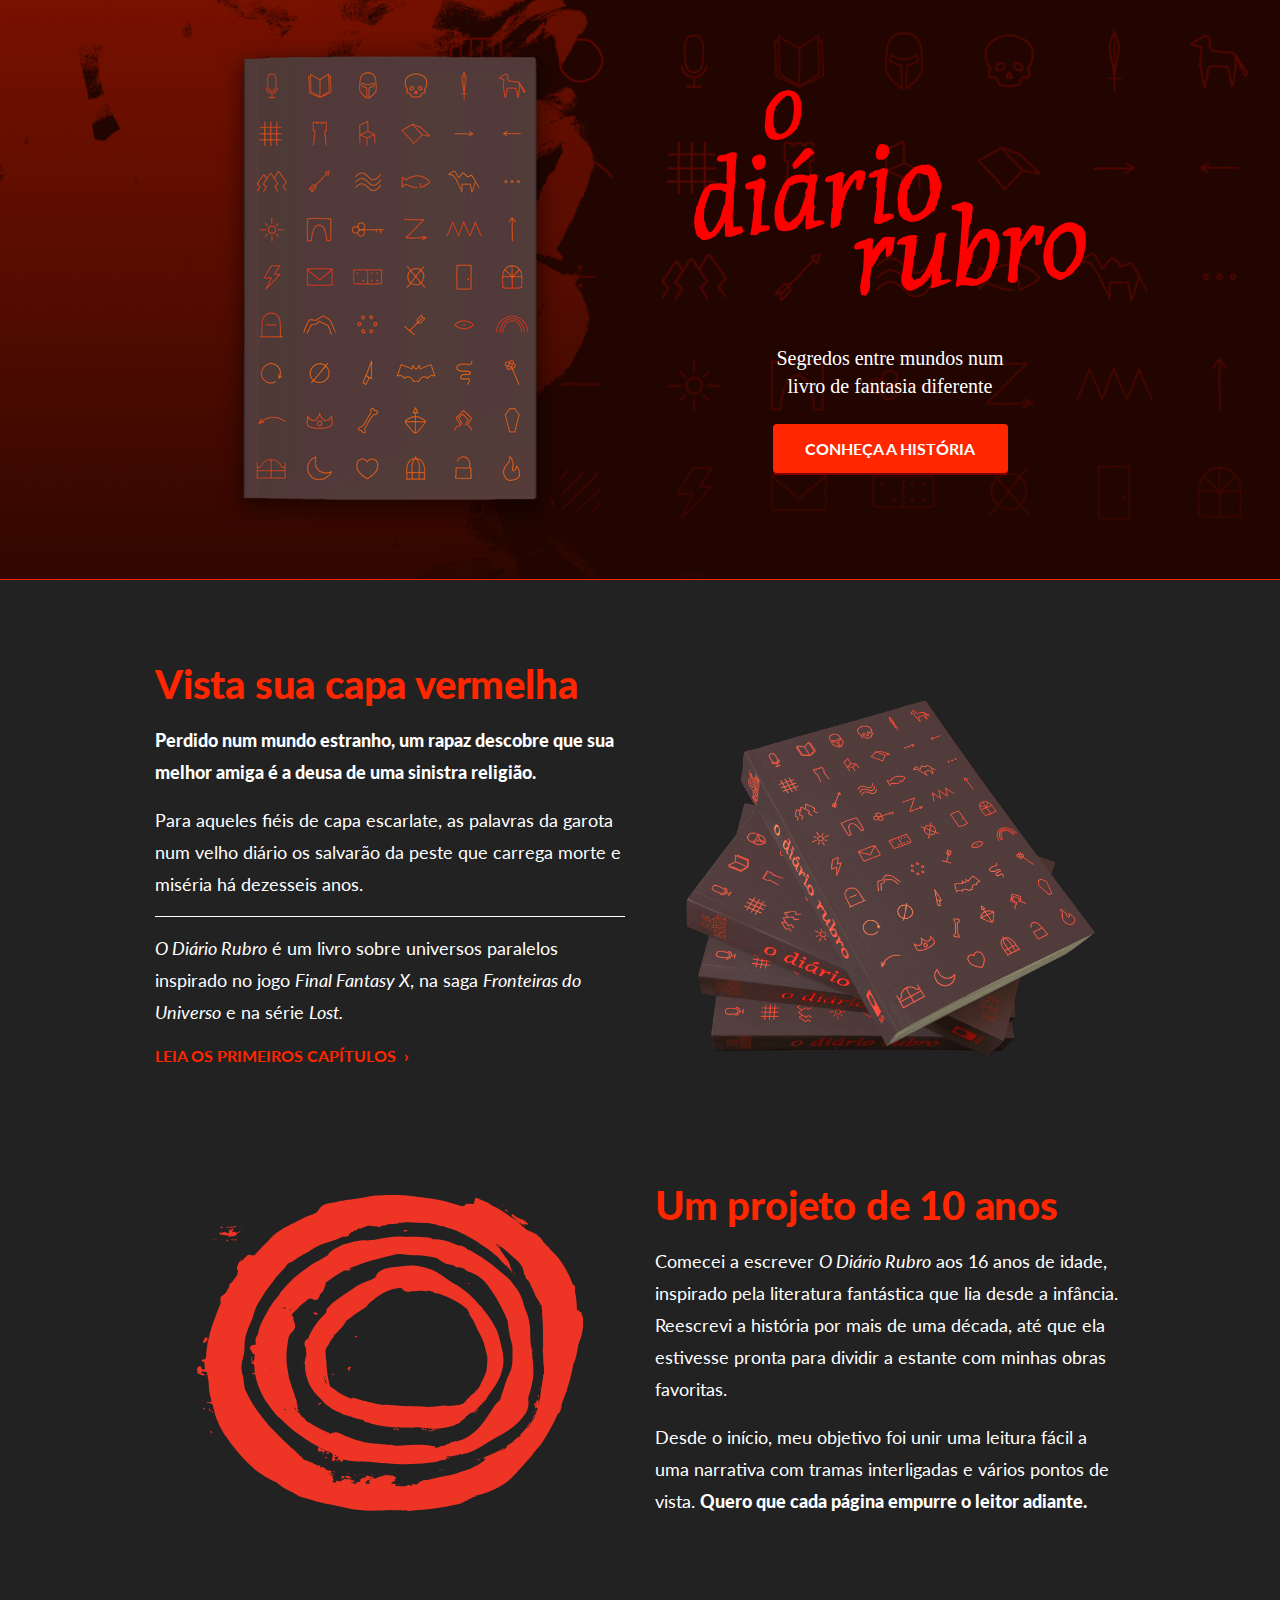
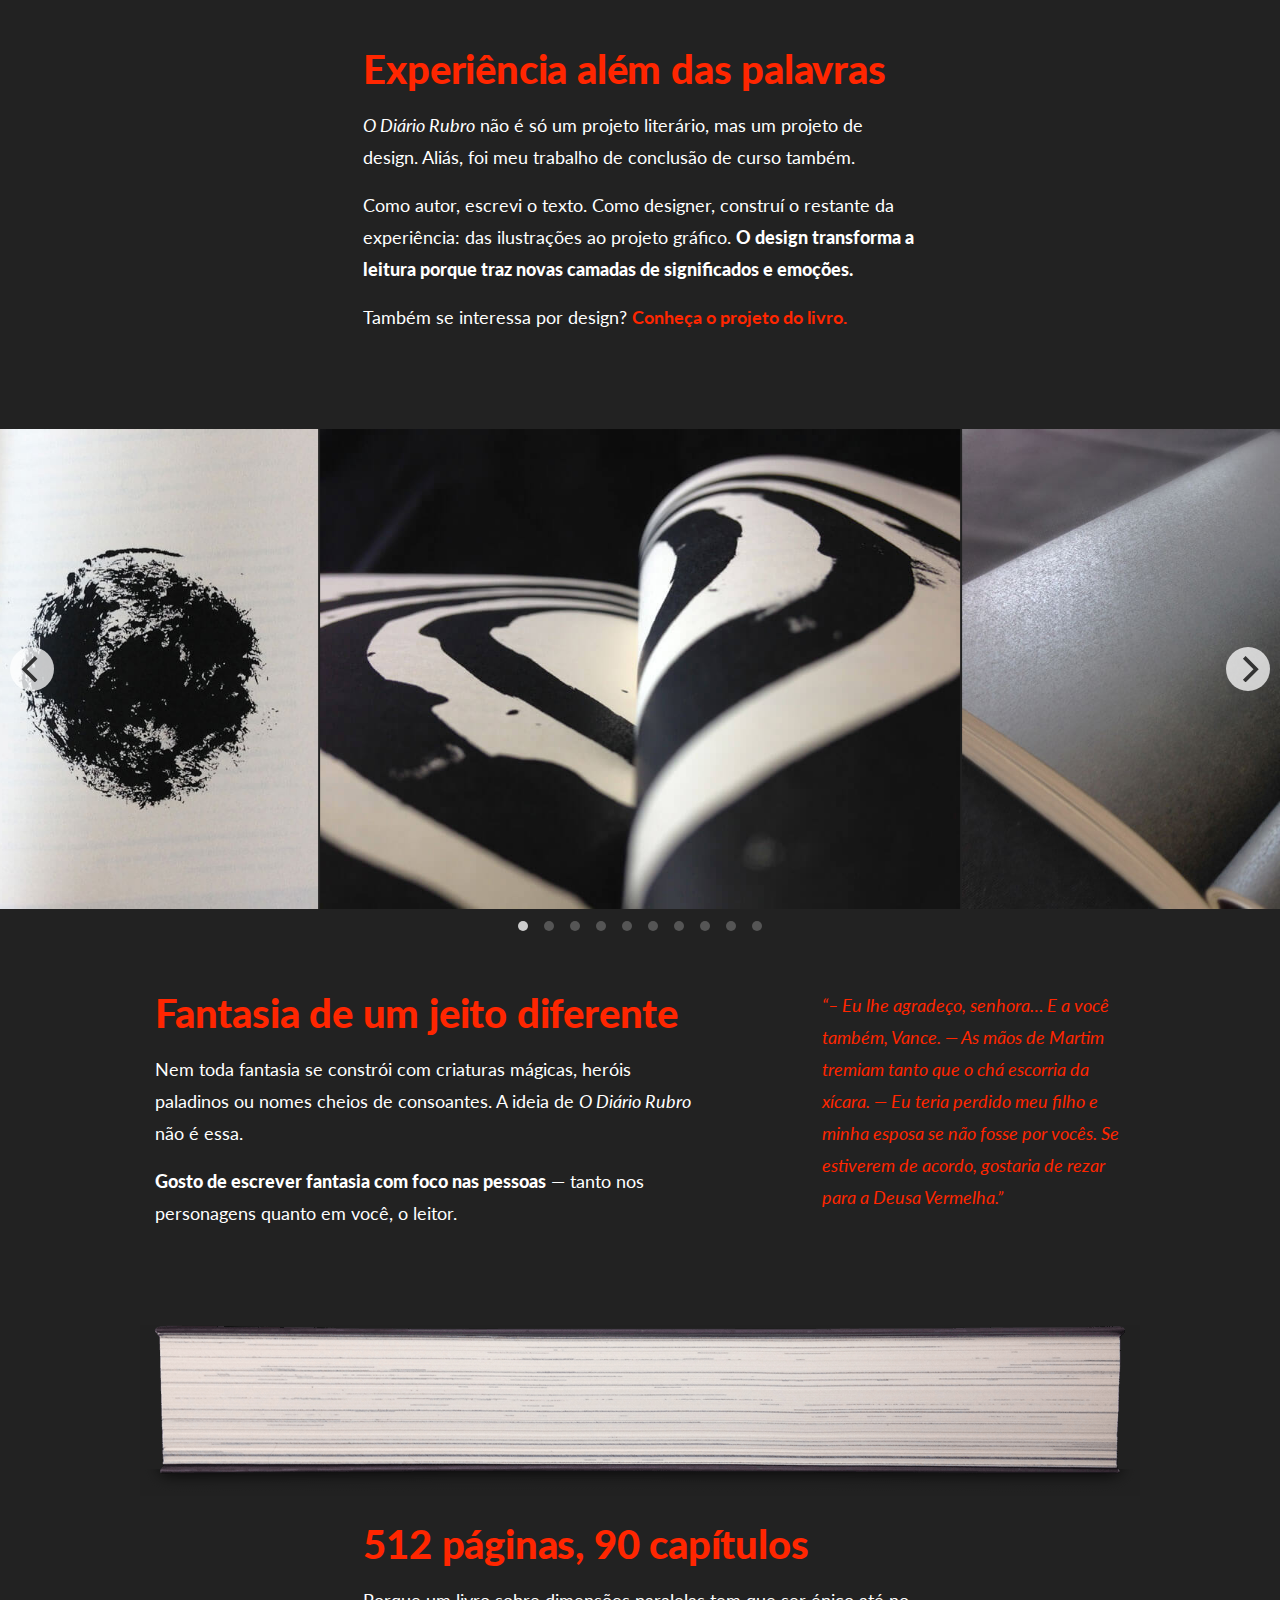
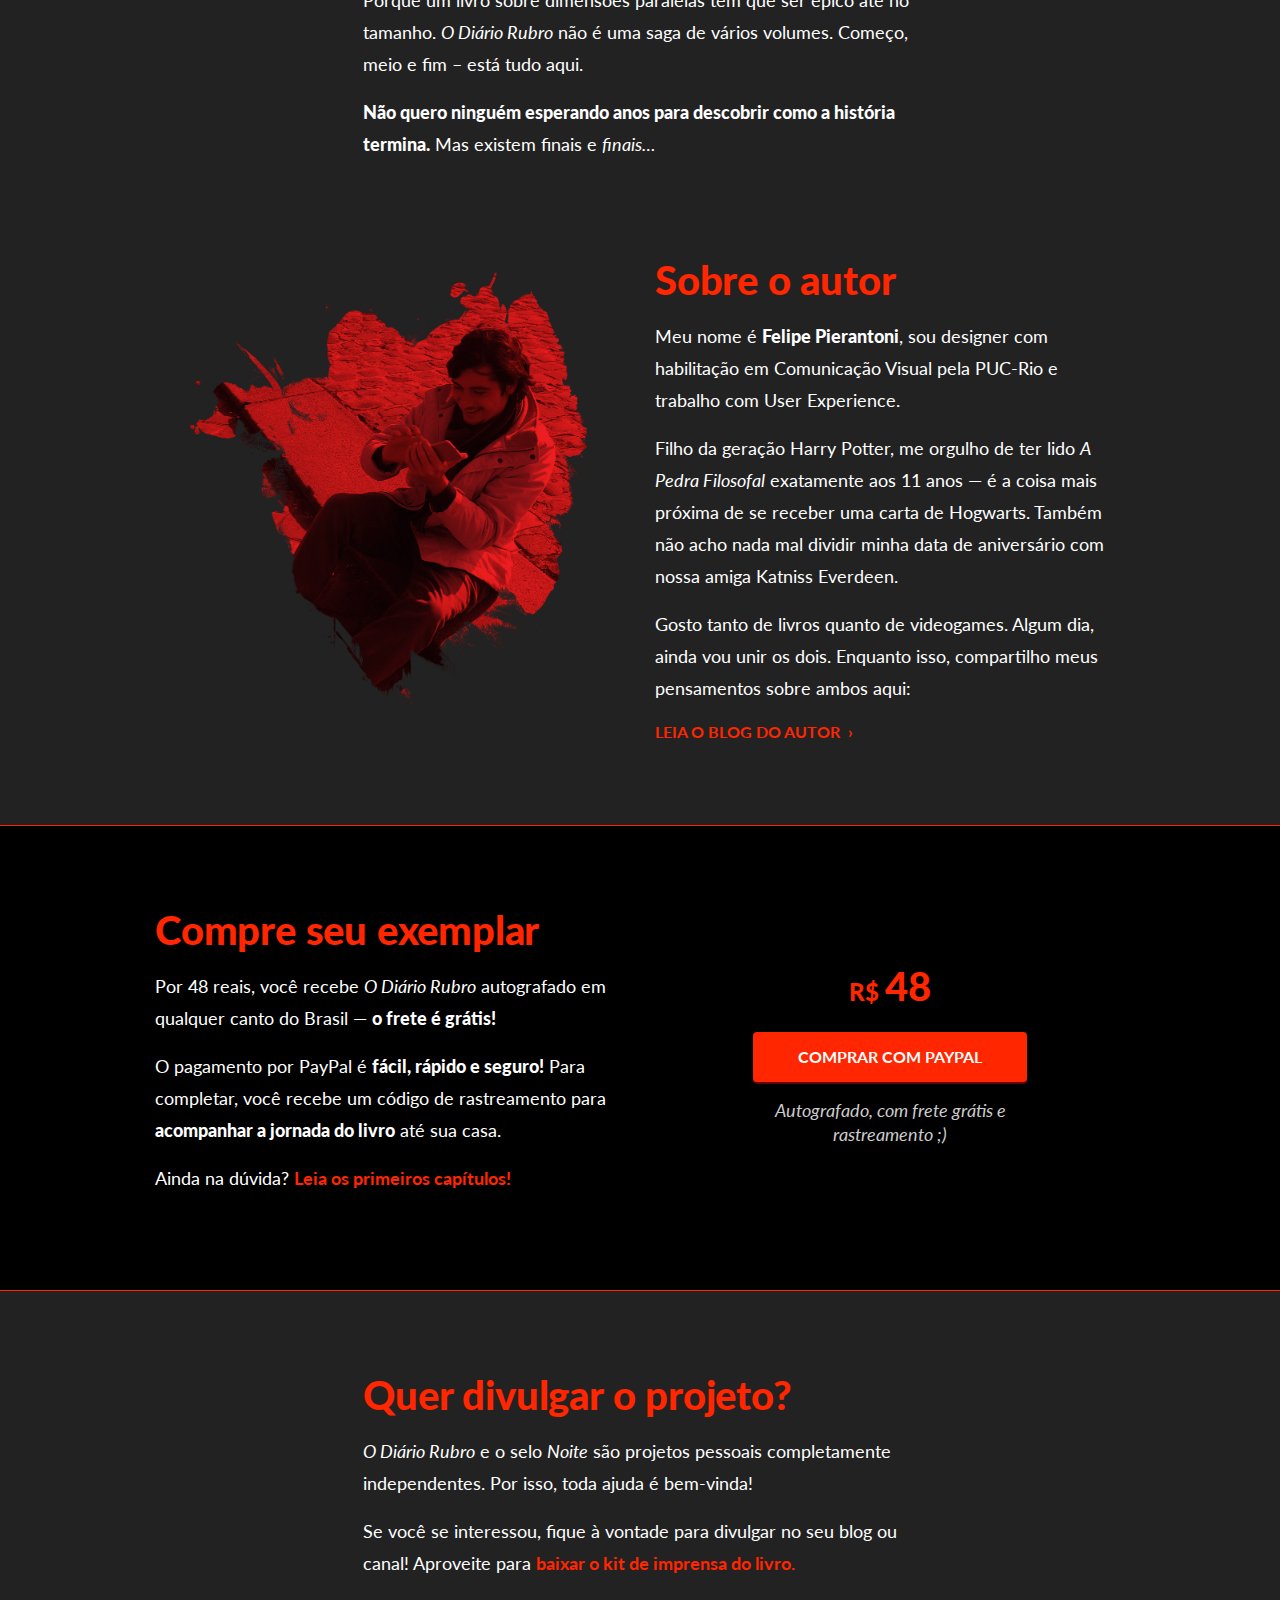
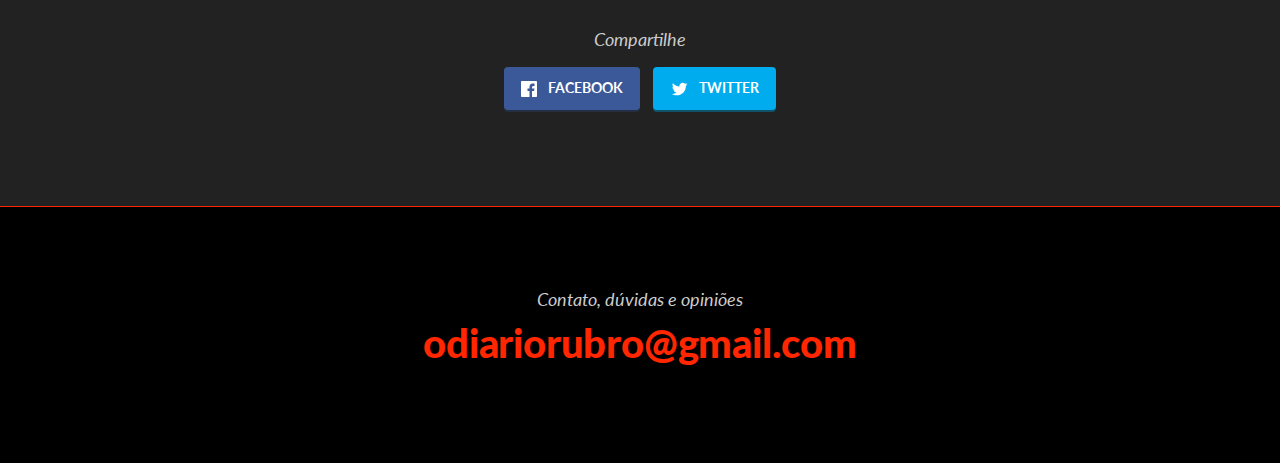
<file: index.html>
<!doctype html>
<html class="no-js" lang="pt-br">
  <head>
    <link href='https://fonts.googleapis.com/css?family=Andada|Lato:400,900,400italic,700' rel='stylesheet' type='text/css'>
    <meta charset="utf-8" />
    <!-- description -->
    <meta name="description" content="Segredos entre mundos num livro de fantasia diferente. O Diário Rubro é uma história sobre universos paralelos inspirada em Final Fantasy X, Fronteiras do Universo e Lost.">
    <meta http-equiv="x-ua-compatible" content="ie=edge">
    <meta name="viewport" content="width=device-width, initial-scale=1.0" />
    <!-- OG de compartilhamento -->
    <meta property='og:title' content='O Diário Rubro' />
    <meta property='og:description' content='Segredos entre mundos num livro de fantasia diferente. O Diário Rubro é uma história sobre universos paralelos inspirada em Final Fantasy X, Fronteiras do Universo e Lost.' />
    <meta property='og:url' content='http://odiariorubro.com/' />
    <meta property='og:image' content='http://odiariorubro.com/img/odr-og-image.png'/>
    <meta property='og:type' content='website' />
    <meta property='og:site_name' content='O Diário Rubro' />
    <meta name="twitter:card" content="summary" />
    <title>O Diário Rubro</title>
    <!-- CSS -->
    <link rel="stylesheet" href="css/foundation.css" />
    <link rel="stylesheet" href="css/flickity.css" media="screen">
    <link rel="stylesheet" href="css/odr.css" />
    <!-- Favicon -->
    <link rel="icon" href="favicon-16.png" sizes="16x16">
    <link rel="icon" href="favicon-32.png" sizes="32x32">
    <link rel="icon" href="favicon-48.png" sizes="48x48">
    <link rel="icon" href="favicon-64.png" sizes="64x64">
    <link rel="icon" href="favicon-128.png" sizes="128x128">
    <!-- iPad iOS7+ com Retina Display -->
    <link rel="apple-touch-icon" sizes="152x152" href="apple-touch-icon-152x152.png">
    <!-- iPhone iOS7+ com Retina Display -->
    <link rel="apple-touch-icon" sizes="120x120" href="apple-touch-icon-120x120.png">
    <!-- iPad iOS7+ sem retina display e iPad Mini-->
    <link rel="apple-touch-icon" sizes="76x76" href="apple-touch-icon-76x76.png">
    <!-- iPhone iOS7-, iPod Touch e Android 2.2+  -->
    <link rel="apple-touch-icon" href="apple-touch-icon.png">
    <!-- Google Analytics -->
    <script>
      (function(i,s,o,g,r,a,m){i['GoogleAnalyticsObject']=r;i[r]=i[r]||function(){
      (i[r].q=i[r].q||[]).push(arguments)},i[r].l=1*new Date();a=s.createElement(o),
      m=s.getElementsByTagName(o)[0];a.async=1;a.src=g;m.parentNode.insertBefore(a,m)
      })(window,document,'script','https://www.google-analytics.com/analytics.js','ga');

      ga('create', 'UA-78526399-1', 'auto');
      ga('send', 'pageview');
    </script>
  </head>
  <body>

<!--DESTAQUE-->
    <div class="hero-image section">
      <div class="row vertical-center">
        <div class="small-12 medium-6 medium-push-6 columns">
          <div class="small-10 small-centered large-10 margin-large margin-x-large-desktop">
            <img  src="img/logo.svg" alt="O Diário Rubro">
          </div>
          <div class="small-10 small-centered">
            <h3 class="text-center margin-medium">Segredos entre mundos num<br>livro de fantasia diferente</h3>
          </div>
          <div class="button-wrapper hide-for-small-only">
            <a href="#Sinopse" class="large-6 button">CONHEÇA A HISTÓRIA</a>
          </div>
        </div>
        <div class="small-12 medium-6 medium-pull-6 columns">
          <div class="small-8 small-centered large-12 margin-small">
            <img class="centered" src="img/o_diario_rubro_book.png" alt="capa O Diário Rubro">
          </div>
        </div>
      </div>
    </div>

    <!--SINOPSE-->
    <div id="Sinopse" class="row section vertical-center">
      <div class="small-12 columns margin-large">
        <h1 class="margin-small">Vista sua capa vermelha</h1>
        <p><strong>Perdido num mundo estranho, um rapaz descobre que sua melhor amiga é a deusa de uma sinistra religião.</strong></p>
        <p>Para aqueles fiéis de capa escarlate, as palavras da garota num velho diário os salvarão da peste que carrega morte e miséria há dezesseis anos.</p>
        <div class="division"></div>
        <p><i>O Diário Rubro</i> é um livro sobre universos paralelos inspirado no jogo <i>Final Fantasy X</i>, na saga <i>Fronteiras do Universo</i> e na série <i>Lost.</i></p>
        <a href="previa.html" class="link">LEIA OS PRIMEIROS CAPÍTULOS  ›</a>
      </div>
      <div class="small-12 columns">
        <img class="image-size" src="img/book-pile.png" alt="livros O Diário Rubro">
      </div>     
    </div>

     <!--TEMPO DE PROJETO-->
     <div class="row section vertical-center">
       <div class="small-12 medium-6 medium-push-6 end columns margin-large">
         <h1 class="margin-small">Um projeto de 10 anos</h1>
         <p>Comecei a escrever <i>O Diário Rubro</i> aos 16 anos de idade, inspirado pela literatura fantástica que lia desde a infância. Reescrevi a história por mais de uma década, até que ela estivesse pronta para dividir a estante com minhas obras favoritas.</p>
         <p>Desde o início, meu objetivo foi unir uma leitura fácil a uma narrativa com tramas interligadas e vários pontos de vista. <strong>Quero que cada página empurre o leitor adiante.</strong></p>
       </div>
       <div class="small-12 medium-6 medium-pull-6 columns">
         <img class="centered round-ink-spot" src="img/round-ink-spot.svg" alt="">
       </div>
     </div>

     <!--EXPERIÊNCIA-->
     <div class="row section">
      <div class="small-12 medium-9 medium-centered large-7 columns">
        <h1>Experiência além das palavras</h1>
        <p><i>O Diário Rubro</i> não é só um projeto literário, mas um projeto de design. Aliás, foi meu trabalho de conclusão de curso também.</p>
        <p>Como autor, escrevi o texto. Como designer, construí o restante da experiência: das ilustrações ao projeto gráfico. <strong>O design transforma a leitura porque traz novas camadas de significados e emoções.</strong></p>
        <p>Também se interessa por design? <a class="link" target="_blank" href="https://medium.com/ux-globo-com/projetando-um-livro-de-fantasia-diferente-23ebc84cc3aa">Conheça o projeto do livro.</a></p>
      </div>       
     </div>

     <!--GALERIA-->
     <div class="main-gallery js-flickity section" data-flickity-options='{ "cellAlign": "center", "wrapAround": "true", "setGallerySize": "false", "imagesLoaded": "true"}'>
       <img class="carousel-cell" src="img/book11.jpg" alt="foto do livro O Diário Rubro">
       <img class="carousel-cell" src="img/book8.jpg" alt="foto do livro O Diário Rubro">
       <img class="carousel-cell" src="img/book5.jpg" alt="foto do livro O Diário Rubro">
       <img class="carousel-cell" src="img/book9.jpg" alt="foto do livro O Diário Rubro">
       <img class="carousel-cell" src="img/book6.jpg" alt="foto do livro O Diário Rubro">
       <img class="carousel-cell" src="img/book10.jpg" alt="foto do livro O Diário Rubro">
       <img class="carousel-cell" src="img/book12.jpg" alt="foto do livro O Diário Rubro">
       <img class="carousel-cell" src="img/book14.jpg" alt="foto do livro O Diário Rubro">
       <img class="carousel-cell" src="img/book13.jpg" alt="foto do livro O Diário Rubro">
       <img class="carousel-cell" src="img/book1.jpg" alt="foto do livro O Diário Rubro">
     </div>

     <!--FANTASIA-->
     <div class="row section">
       <div class="small-12 medium-7 columns">
        <h1>Fantasia de um jeito diferente</h1>
        <p>Nem toda fantasia se constrói com criaturas mágicas, heróis paladinos ou nomes cheios de consoantes. A ideia de <i>O Diário Rubro</i> não é essa.</p>
        <p><strong>Gosto de escrever fantasia com foco nas pessoas</strong> — tanto nos personagens quanto em você, o leitor.</p>         
       </div>
       <div class="small-12 medium-4 columns hide-for-small-only">
         <p class="quote">“– Eu lhe agradeço, senhora… E a você também, Vance. — As mãos de Martim tremiam tanto que o chá escorria da xícara. — Eu teria perdido meu filho e minha esposa se não fosse por vocês. Se estiverem de acordo, gostaria de rezar para a Deusa Vermelha.”</p>
       </div>
     </div>

     <!--TAMANHO-->
     <div class="row margin-medium">
       <img class="centered" src="img/book_side.png" alt="lateral do livro O Diário Rubro">
     </div>

     <div class="row section">
       <div class="small-12 medium-9 medium-centered large-7 columns">
         <h1>512 páginas, 90 capítulos</h1>
         <p>Porque um livro sobre dimensões paralelas tem que ser épico até no tamanho.  <i>O Diário Rubro</i> não é uma saga de vários volumes. Começo, meio e fim – está tudo aqui.</p>
         <p><strong>Não quero ninguém esperando anos para descobrir como a história termina.</strong> Mas existem finais e <i>finais…</i></p>
       </div>
     </div>

     <!--AUTOR-->
     <div class="row section vertical-center">
       <div class="small-12 medium-6 columns margin-medium">
        <img src="img/Felipe_Pierantoni.png" class="author-img centered" alt="autor Felipe Pierantoni">         
       </div>
       <div class="small-12 medium-6 columns">
         <h1>Sobre o autor</h1>
         <p>Meu nome é <strong>Felipe Pierantoni</strong>, sou designer com habilitação em Comunicação Visual pela PUC-Rio e trabalho com User Experience.</p>
         <p>Filho da geração Harry Potter, me orgulho de ter lido <i>A Pedra Filosofal</i> exatamente aos 11 anos — é a coisa mais próxima de se receber uma carta de Hogwarts. Também não acho nada mal dividir minha data de aniversário com nossa amiga Katniss Everdeen.</p>
         <p>Gosto tanto de livros quanto de videogames. Algum dia, ainda vou unir os dois. Enquanto isso, compartilho meus pensamentos sobre ambos aqui:</p>
         <a href="https://medium.com/@f.pierantoni/" target="_blank" class="link">LEIA O BLOG DO AUTOR  ›</a>
       </div>
     </div>

     <!--COMPRA-->
     <div id="Compra" class="dark-container section">
       <div class="row vertical-center">
        <div class="small-12 medium-6 columns">
          <h1>Compre seu exemplar</h1>
          <p>Por 48 reais, você recebe <i>O Diário Rubro</i> autografado em qualquer canto do Brasil — <strong>o frete é grátis!</strong></p>
          <p>O pagamento por PayPal é <strong>fácil, rápido e seguro!</strong> Para completar, você recebe um código de rastreamento para <strong>acompanhar a jornada do livro</strong> até sua casa.</p>
          <p>Ainda na dúvida? <a class="link" href="previa.html">Leia os primeiros capítulos!</a></p>
        </div>
        <div class="small-12 medium-6 columns">
          <div class="small-12 small-centered medium-10 large-7">
            <h1 class="text-center margin-small"><span class="price-tag">R$ </span>48</h1>
            <!--<a class="button margin-medium centered" href="">COMPRAR COM PAYPAL</a>-->
            <!--BOTÃO PAYPAL-->
            <form action="https://www.paypal.com/cgi-bin/webscr" method="post" target="_top">
              <input type="hidden" name="cmd" value="_s-xclick">
              <input type="hidden" name="hosted_button_id" value="PRDAXTHTYHWHC">
              <input class="button button-full centered" type="submit" value="COMPRAR COM PAYPAL" name="submit" title="Comprar com Paypal" class="paypalbutton">
            </form>
            <!--FIM DO BOTÃO PAYPAL-->
            <h4 class="text-center">Autografado, com frete grátis e rastreamento ;)</h4>
          </div>          
        </div>         
       </div>
     </div>

     <!--DIVULGAÇÃO-->
     <div class="row margin-large">
       <div class="small-12 medium-8 medium-centered large-7 columns">
         <h1>Quer divulgar o projeto?</h1>
         <p><i>O Diário Rubro</i> e o selo <i>Noite</i> são projetos pessoais completamente independentes. Por isso, toda ajuda é bem-vinda!</p>
         <p>Se você se interessou, fique à vontade para divulgar no seu blog ou canal! Aproveite para <a href="files/odr-kit-imprensa.zip" class="link">baixar o kit de imprensa do livro.</a></p>
       </div>
     </div>
     <div class="row section">
       <div class="small-12 large-7 columns large-centered">
        <h4 class="text-center margin-small">Compartilhe</h4>
        <div class="button-wrapper">
          <a href="https://www.facebook.com/sharer/sharer.php?u=http%3A//odiariorubro.com/" class="button small social-button facebook-button margin-right-small">
            <img class="social-icon" SRC="img/facebook.svg" alt="">
            <span class="padding-left-small">FACEBOOK</span>
          </a>
          <a href="https://twitter.com/home?status=http%3A//odiariorubro.com/" class="button small social-button twitter-button">
            <img class="social-icon" SRC="img/twitter.svg" alt="">
            <span class="padding-left-small">TWITTER</span>
          </a>
        </div>

        </div>
       </div>

     <!--CONTATO-->
     <div class="dark-container footer">
       <div class="row">
         <div class="small-12 columns">
           <h4 class="text-center">Contato, dúvidas e opiniões</h4>
           <h1 class="e-mail text-center">odiariorubro@gmail.com</h1>           
         </div>
       </div>
     </div>

    <script src="js/vendor/jquery.min.js"></script>
    <script src="js/vendor/what-input.min.js"></script>
    <script src="js/foundation.min.js"></script>
    <script src="js/app.js"></script>
    <script src="js/flickity.pkgd.min.js"></script>
    <!--scroll script-->
    <script>
  $(function() {
    $('a[href*="#"]:not([href="#"])').click(function() {
      if (location.pathname.replace(/^\//,'') == this.pathname.replace(/^\//,'') && location.hostname == this.hostname) {
        var target = $(this.hash);
        target = target.length ? target : $('[name=' + this.hash.slice(1) +']');
        if (target.length) {
          $('html, body').animate({
            scrollTop: target.offset().top
          }, 1000);
          return false;
        }
      }
    });
  });
  </script>

  </body>
</html>
</file>
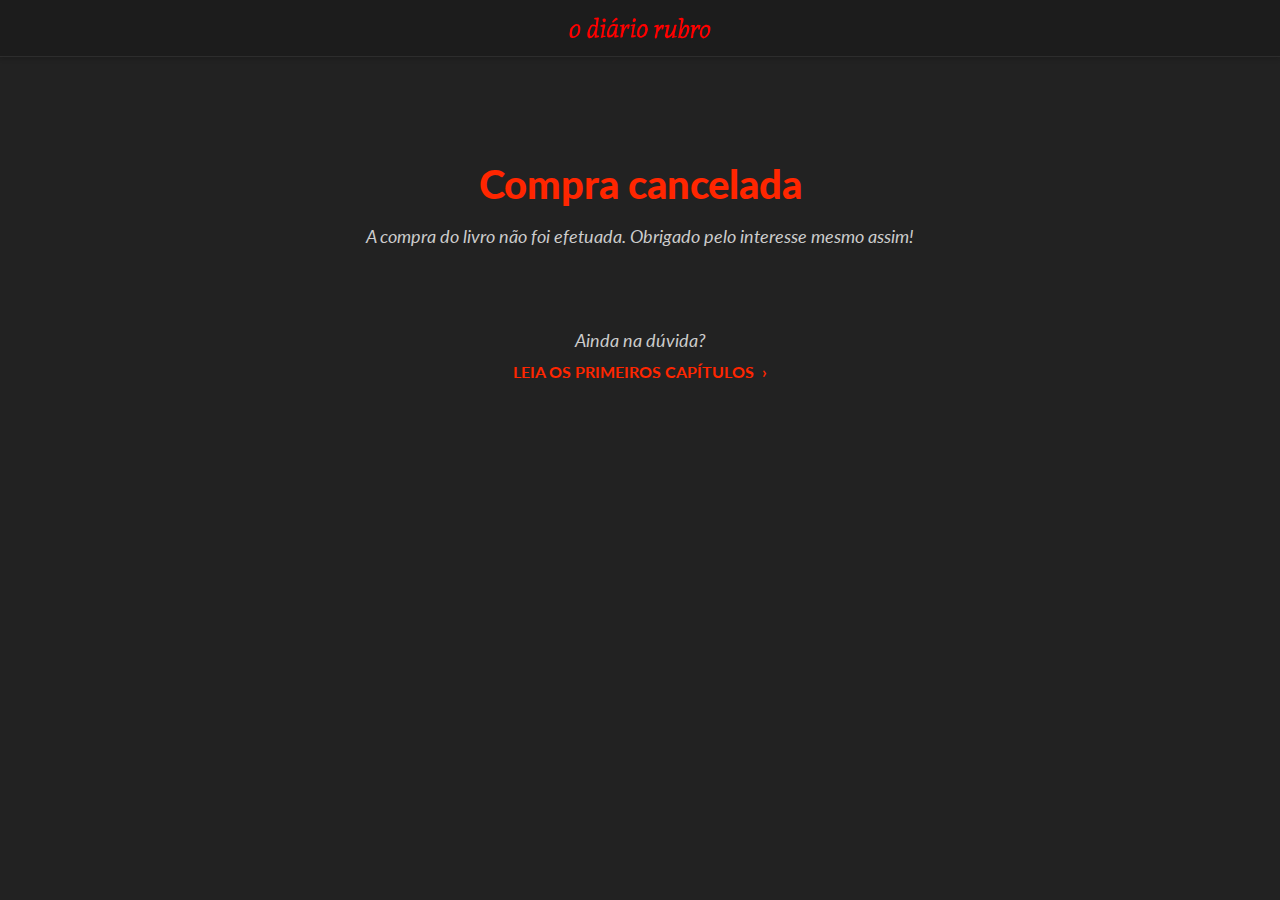
<file: compra-cancelada.html>
<!doctype html>
<html class="no-js" lang="pt-br">
  <head>
    <link href='https://fonts.googleapis.com/css?family=Andada|Lato:400,900,400italic,700' rel='stylesheet' type='text/css'>
    <meta charset="utf-8" />
    <meta http-equiv="x-ua-compatible" content="ie=edge">
    <meta name="viewport" content="width=device-width, initial-scale=1.0" />
    <!-- OG de compartilhamento -->
    <meta property='og:title' content='O Diário Rubro' />
    <meta property='og:description' content='Segredos entre mundos num livro de fantasia diferente. O Diário Rubro é uma história sobre universos paralelos inspirada em Final Fantasy X, Fronteiras do Universo e Lost.' />
    <meta property='og:url' content='http://odiariorubro.com/' />
    <meta property='og:image' content='http://odiariorubro.com/img/odr-og-image.png'/>
    <meta property='og:type' content='website' />
    <meta property='og:site_name' content='O Diário Rubro' />
    <meta name="twitter:card" content="summary" />
    <title>O Diário Rubro</title>
    <!-- CSS -->
    <link rel="stylesheet" href="css/foundation.css" />
    <link rel="stylesheet" href="css/flickity.css" media="screen">
    <link rel="stylesheet" href="css/odr.css" />
    <!-- Favicon -->
    <link rel="icon" href="favicon-16.png" sizes="16x16">
    <link rel="icon" href="favicon-32.png" sizes="32x32">
    <link rel="icon" href="favicon-48.png" sizes="48x48">
    <link rel="icon" href="favicon-64.png" sizes="64x64">
    <link rel="icon" href="favicon-128.png" sizes="128x128">
    <!-- iPad iOS7+ com Retina Display -->
    <link rel="apple-touch-icon" sizes="152x152" href="apple-touch-icon-152x152.png">
    <!-- iPhone iOS7+ com Retina Display -->
    <link rel="apple-touch-icon" sizes="120x120" href="apple-touch-icon-120x120.png">
    <!-- iPad iOS7+ sem retina display e iPad Mini-->
    <link rel="apple-touch-icon" sizes="76x76" href="apple-touch-icon-76x76.png">
    <!-- iPhone iOS7-, iPod Touch e Android 2.2+  -->
    <link rel="apple-touch-icon" href="apple-touch-icon.png">
  </head>
  <body>

    <!--NAVEGAÇÃO-->
    <div class="header">
      <div class="">
        <a href="index.html">
          <img class="header-logo centered" src="img/logo-horizontal.svg">
        </a>
      </div>
    </div>

    <!--INFORMAÇÃO-->
    <div class="row padding-top-page-large section">
      <div class="small-12 small-centered medium-8 columns">
        <h1 class="text-center">Compra cancelada</h1>
        <h4 class="text-center section">A compra do livro não foi efetuada. Obrigado pelo interesse mesmo assim!</h4>
        <h4 class="text-center">Ainda na dúvida?</h4>
        <a href="previa.html" class="link text-center centered">LEIA OS PRIMEIROS CAPÍTULOS  ›</a>
      </div>
    </div>  

    <script src="js/vendor/jquery.min.js"></script>
    <script src="js/vendor/what-input.min.js"></script>
    <script src="js/foundation.min.js"></script>
    <script src="js/app.js"></script>
    <script src="js/flickity.pkgd.min.js"></script>
    <!--scroll script-->
    <script>
  $(function() {
    $('a[href*="#"]:not([href="#"])').click(function() {
      if (location.pathname.replace(/^\//,'') == this.pathname.replace(/^\//,'') && location.hostname == this.hostname) {
        var target = $(this.hash);
        target = target.length ? target : $('[name=' + this.hash.slice(1) +']');
        if (target.length) {
          $('html, body').animate({
            scrollTop: target.offset().top
          }, 1000);
          return false;
        }
      }
    });
  });
  </script>

  </body>
</html>
</file>
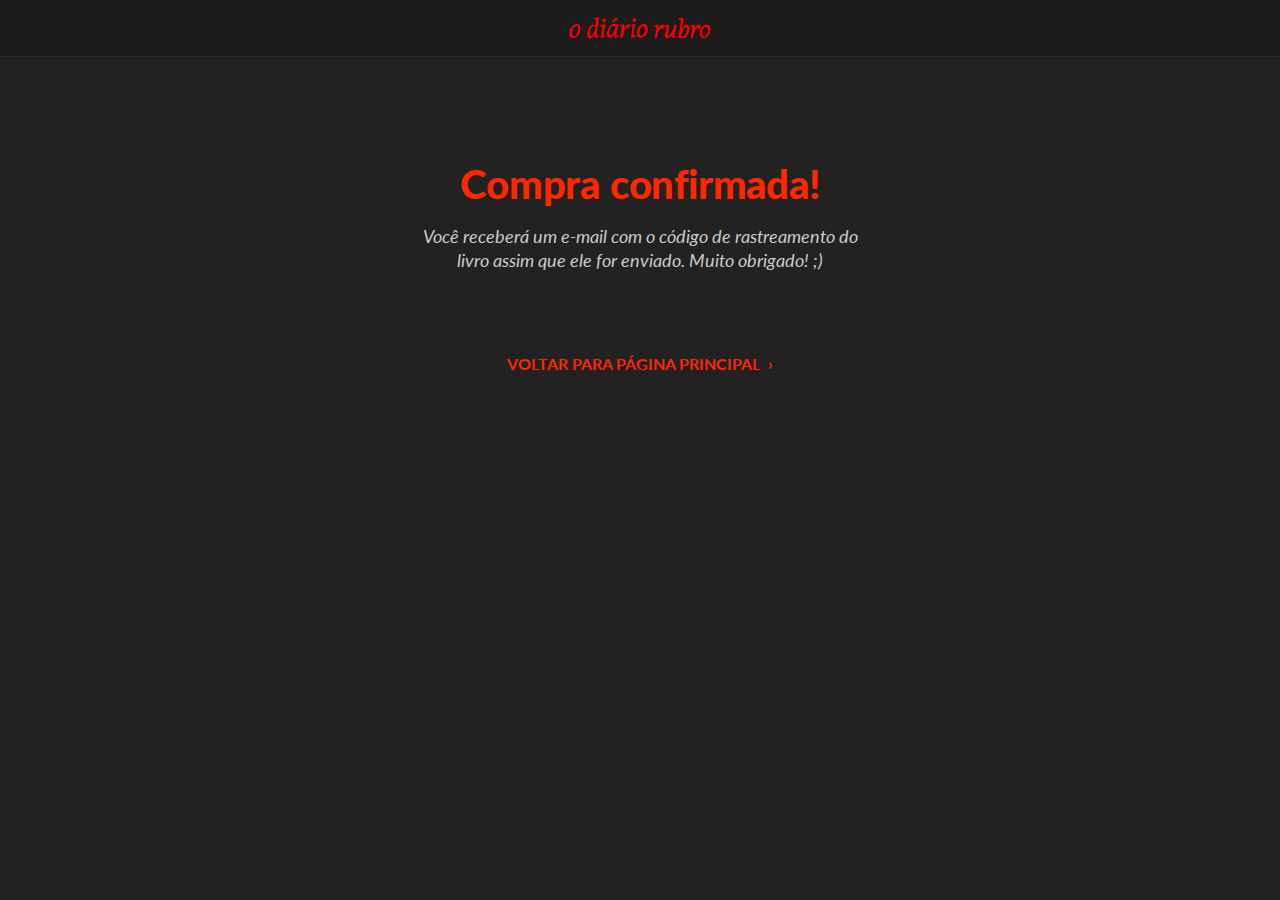
<file: compra-confirmada.html>
<!doctype html>
<html class="no-js" lang="pt-br">
  <head>
    <link href='https://fonts.googleapis.com/css?family=Andada|Lato:400,900,400italic,700' rel='stylesheet' type='text/css'>
    <meta charset="utf-8" />
    <meta http-equiv="x-ua-compatible" content="ie=edge">
    <meta name="viewport" content="width=device-width, initial-scale=1.0" />
    <!-- OG de compartilhamento -->
    <meta property='og:title' content='O Diário Rubro' />
    <meta property='og:description' content='Segredos entre mundos num livro de fantasia diferente. O Diário Rubro é uma história sobre universos paralelos inspirada em Final Fantasy X, Fronteiras do Universo e Lost.' />
    <meta property='og:url' content='http://odiariorubro.com/' />
    <meta property='og:image' content='http://odiariorubro.com/img/odr-og-image.png'/>
    <meta property='og:type' content='website' />
    <meta property='og:site_name' content='O Diário Rubro' />
    <meta name="twitter:card" content="summary" />
    <title>O Diário Rubro</title>
    <!-- CSS -->
    <link rel="stylesheet" href="css/foundation.css" />
    <link rel="stylesheet" href="css/flickity.css" media="screen">
    <link rel="stylesheet" href="css/odr.css" />
    <!-- Favicon -->
    <link rel="icon" href="favicon-16.png" sizes="16x16">
    <link rel="icon" href="favicon-32.png" sizes="32x32">
    <link rel="icon" href="favicon-48.png" sizes="48x48">
    <link rel="icon" href="favicon-64.png" sizes="64x64">
    <link rel="icon" href="favicon-128.png" sizes="128x128">
    <!-- iPad iOS7+ com Retina Display -->
    <link rel="apple-touch-icon" sizes="152x152" href="apple-touch-icon-152x152.png">
    <!-- iPhone iOS7+ com Retina Display -->
    <link rel="apple-touch-icon" sizes="120x120" href="apple-touch-icon-120x120.png">
    <!-- iPad iOS7+ sem retina display e iPad Mini-->
    <link rel="apple-touch-icon" sizes="76x76" href="apple-touch-icon-76x76.png">
    <!-- iPhone iOS7-, iPod Touch e Android 2.2+  -->
    <link rel="apple-touch-icon" href="apple-touch-icon.png">
  </head>
  <body>

    <!--NAVEGAÇÃO-->
    <div class="header">
      <div class="">
        <a href="index.html">
          <img class="header-logo centered" src="img/logo-horizontal.svg">
        </a>
      </div>
    </div>

    <!--INFORMAÇÃO-->
    <div class="row padding-top-page-large section">
      <div class="small-12 small-centered medium-8 large-6 columns">
        <h1 class="text-center">Compra confirmada!</h1>
        <h4 class="text-center section">Você receberá um e-mail com o código de rastreamento do livro assim que ele for enviado. Muito obrigado! ;)</h4>
        <a href="index.html" class="link text-center centered">VOLTAR PARA PÁGINA PRINCIPAL  ›</a>
      </div>
    </div>  

    <script src="js/vendor/jquery.min.js"></script>
    <script src="js/vendor/what-input.min.js"></script>
    <script src="js/foundation.min.js"></script>
    <script src="js/app.js"></script>
    <script src="js/flickity.pkgd.min.js"></script>
    <!--scroll script-->
    <script>
  $(function() {
    $('a[href*="#"]:not([href="#"])').click(function() {
      if (location.pathname.replace(/^\//,'') == this.pathname.replace(/^\//,'') && location.hostname == this.hostname) {
        var target = $(this.hash);
        target = target.length ? target : $('[name=' + this.hash.slice(1) +']');
        if (target.length) {
          $('html, body').animate({
            scrollTop: target.offset().top
          }, 1000);
          return false;
        }
      }
    });
  });
  </script>

  </body>
</html>
</file>
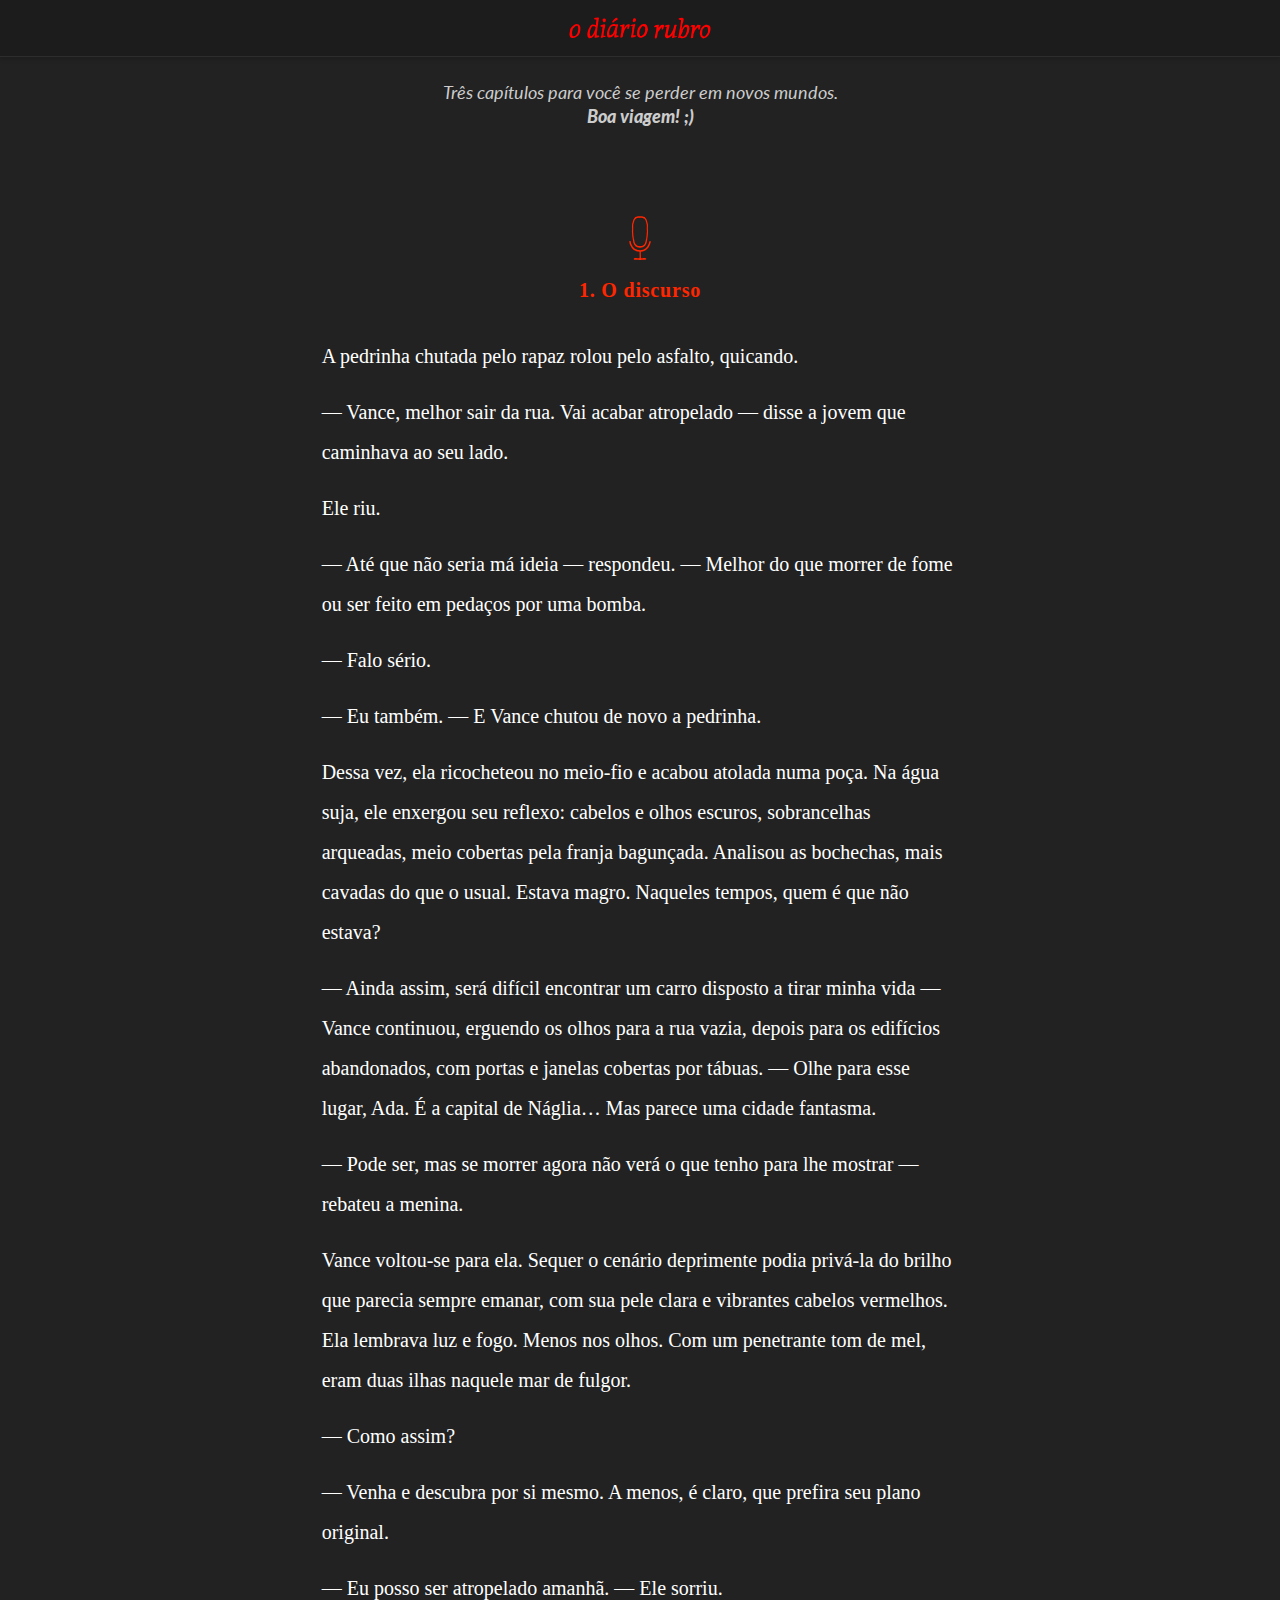
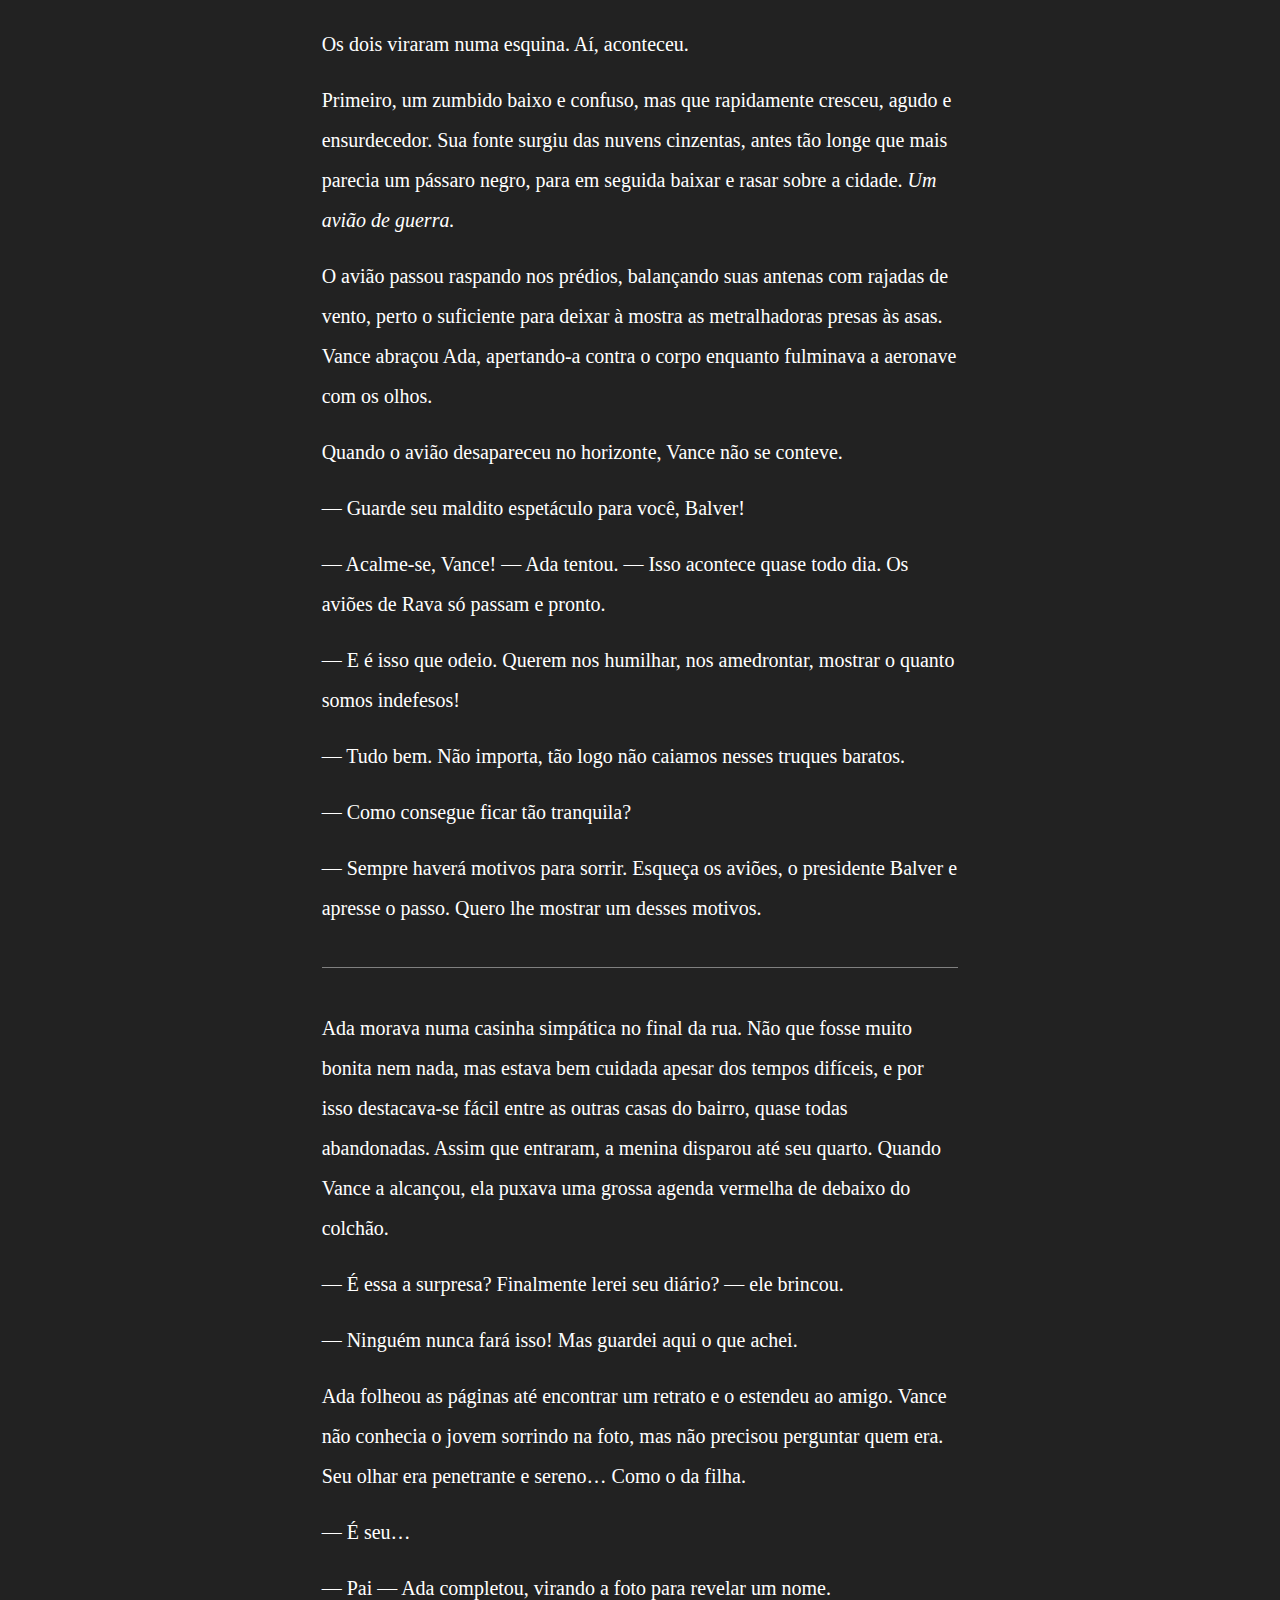
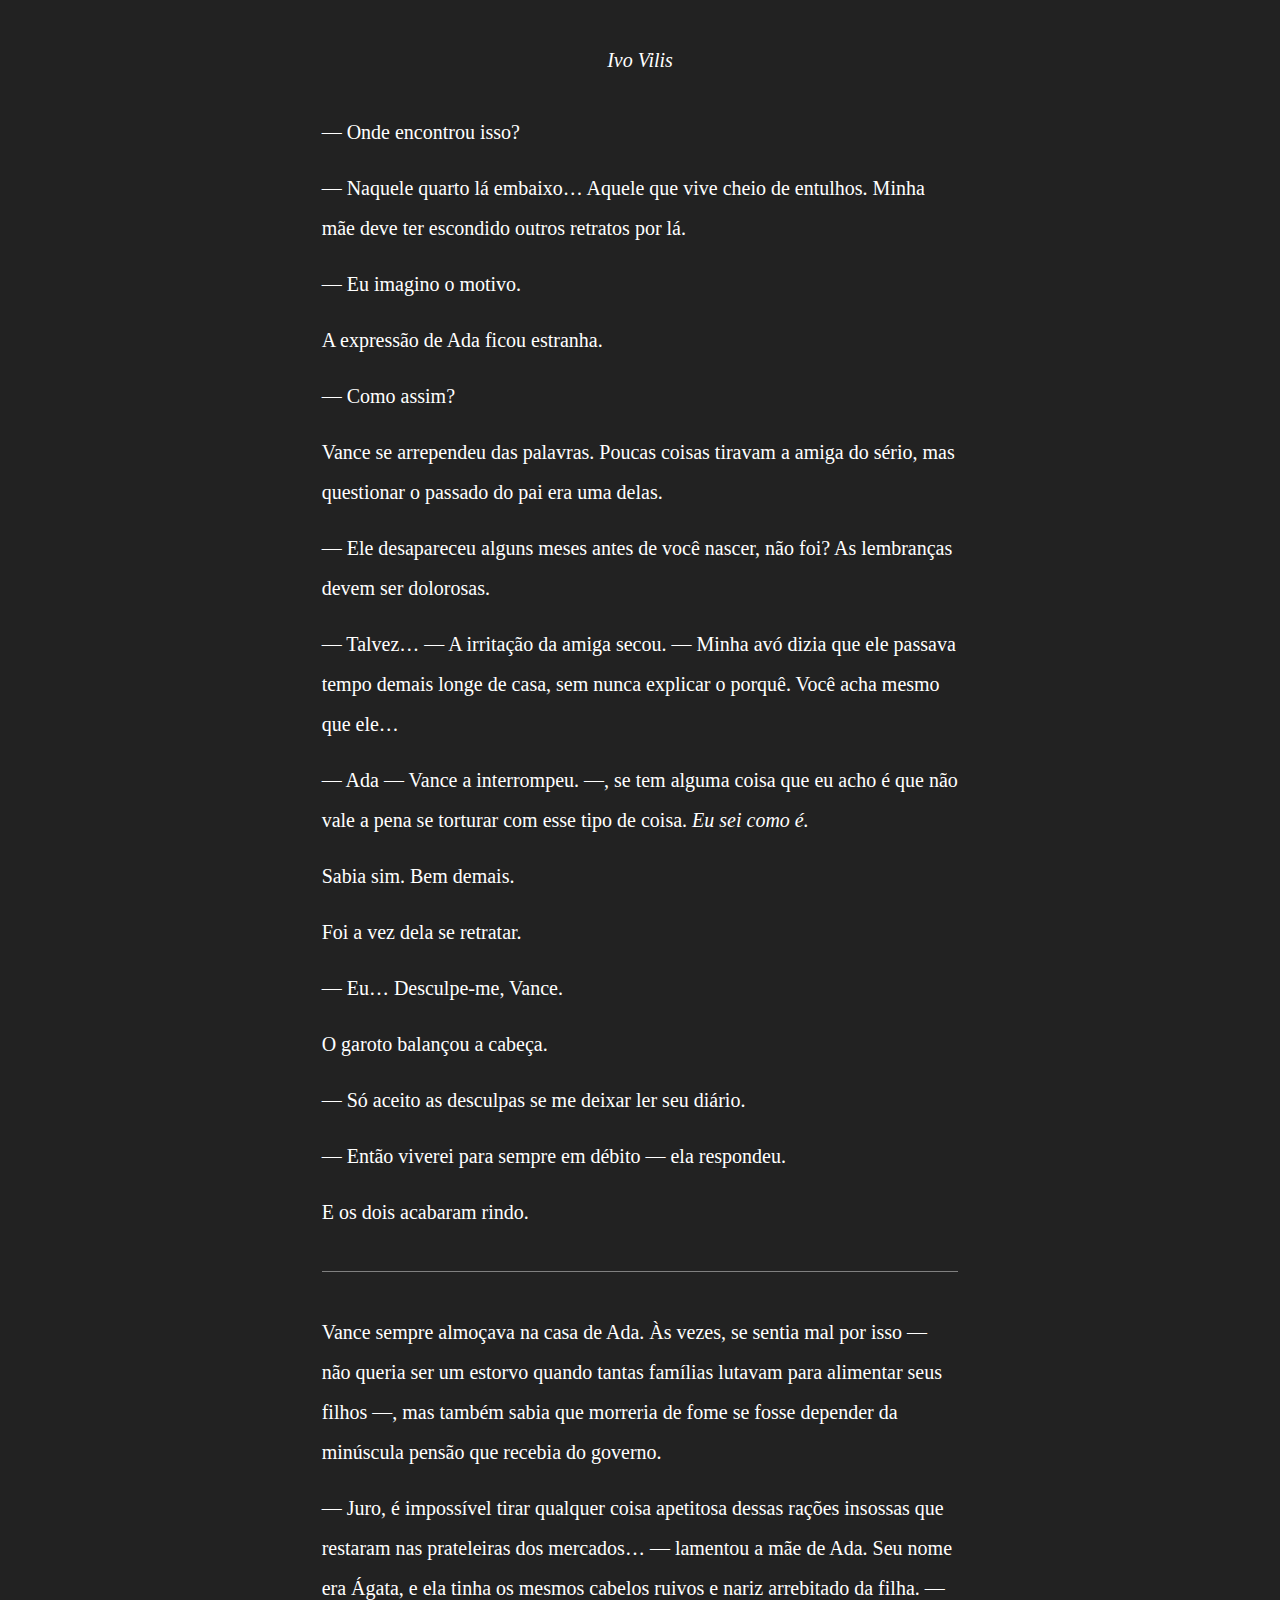
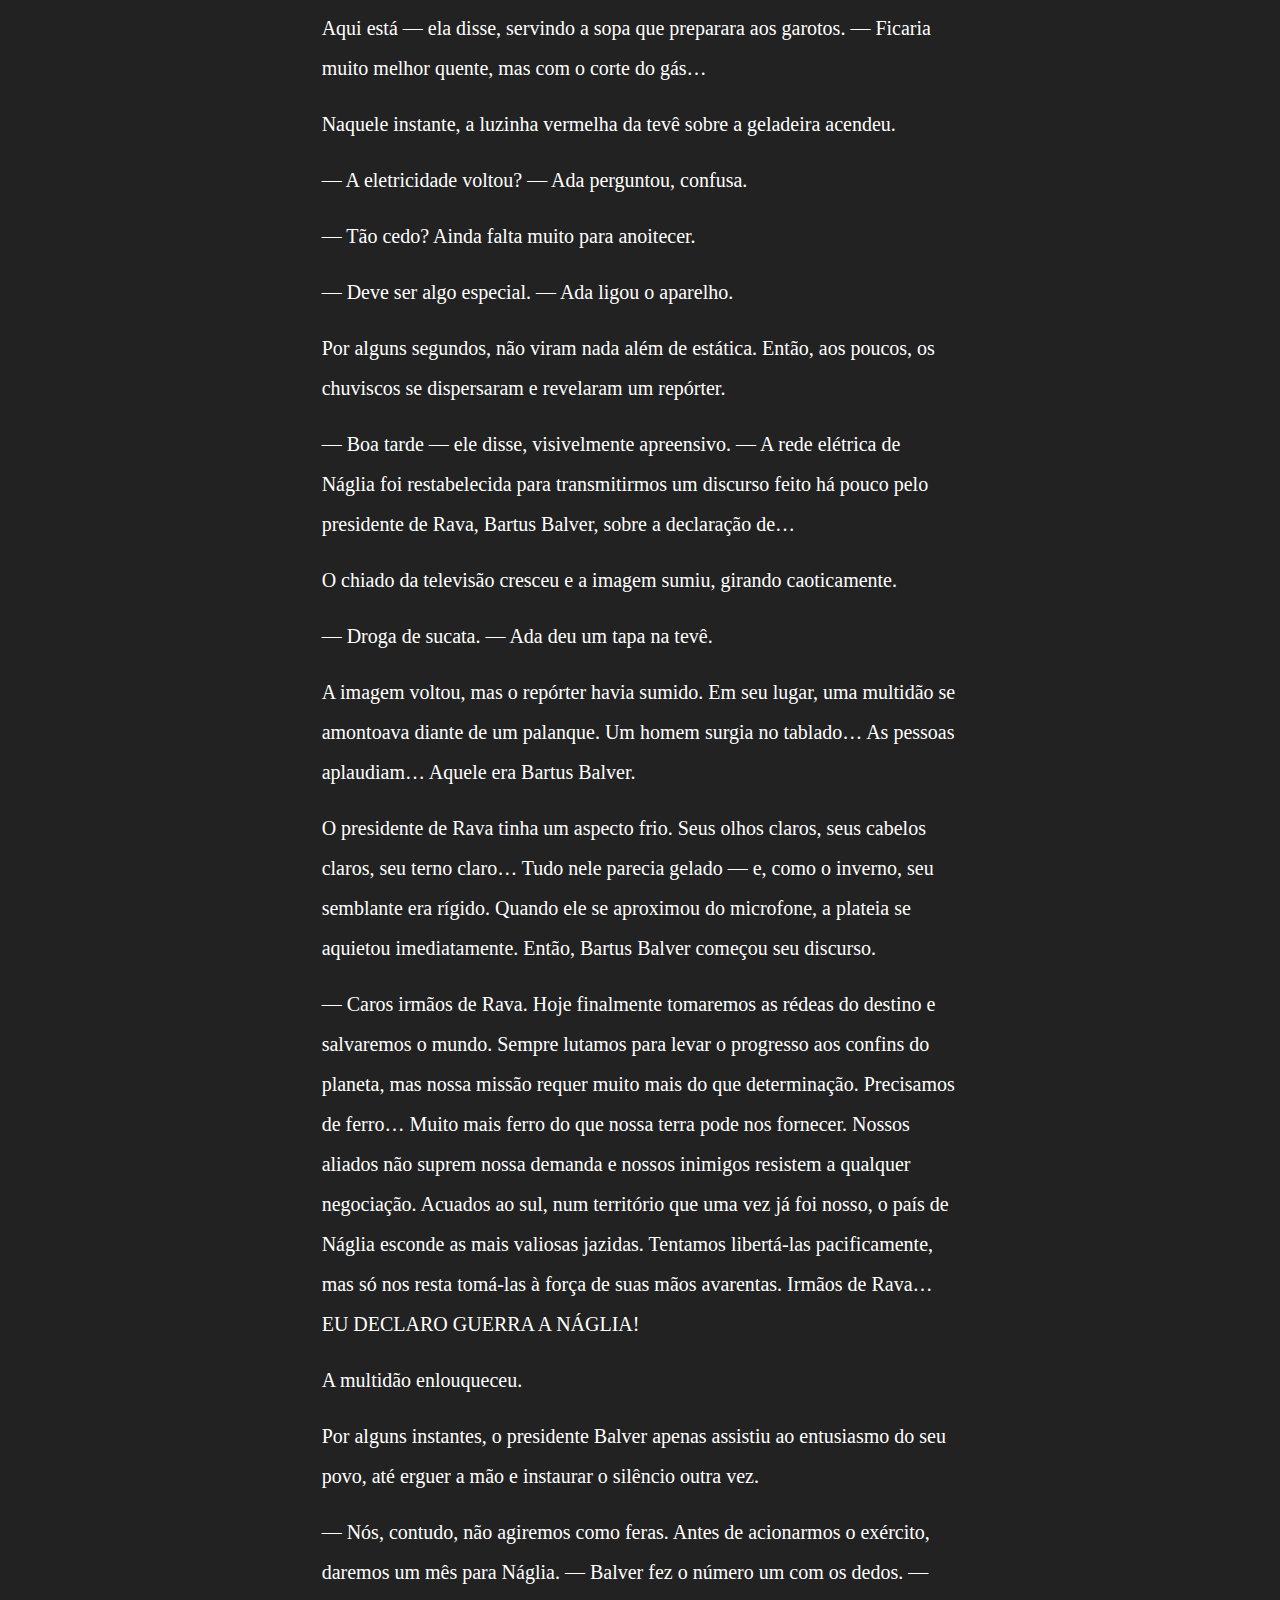
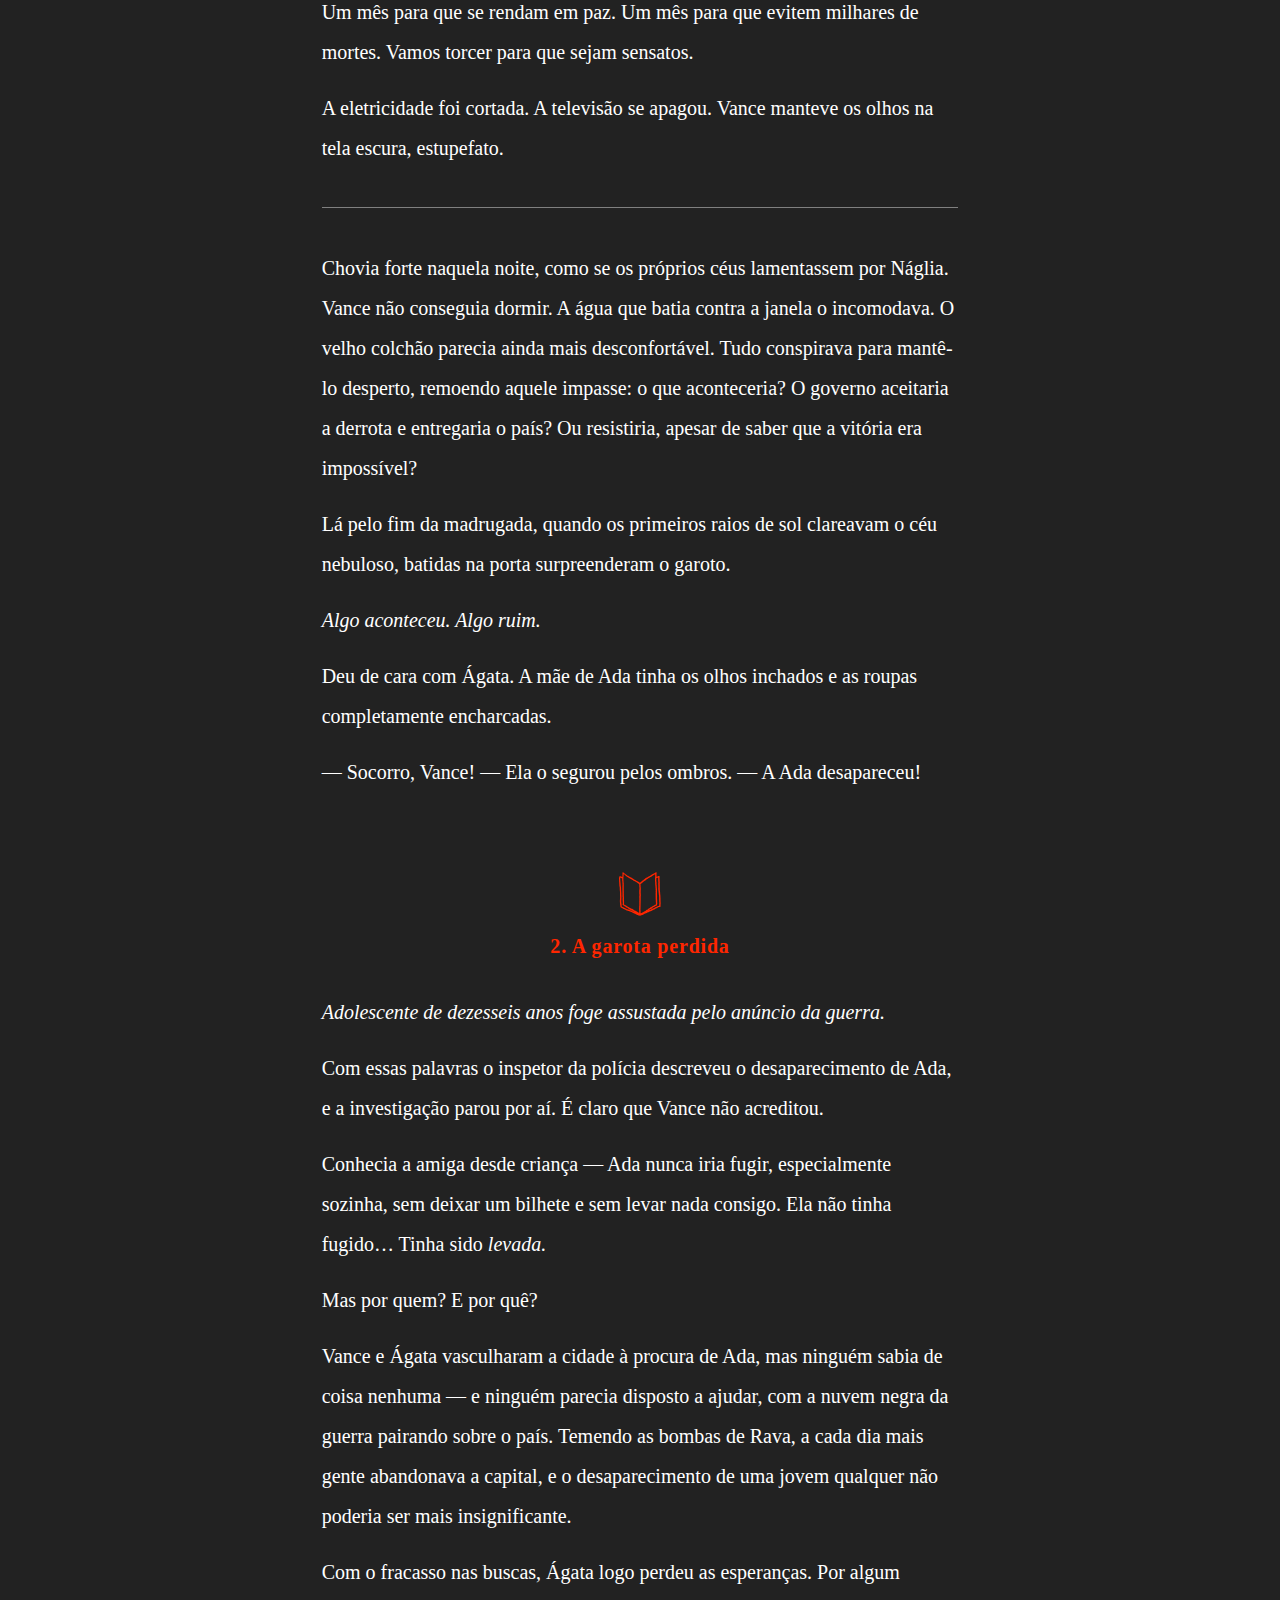
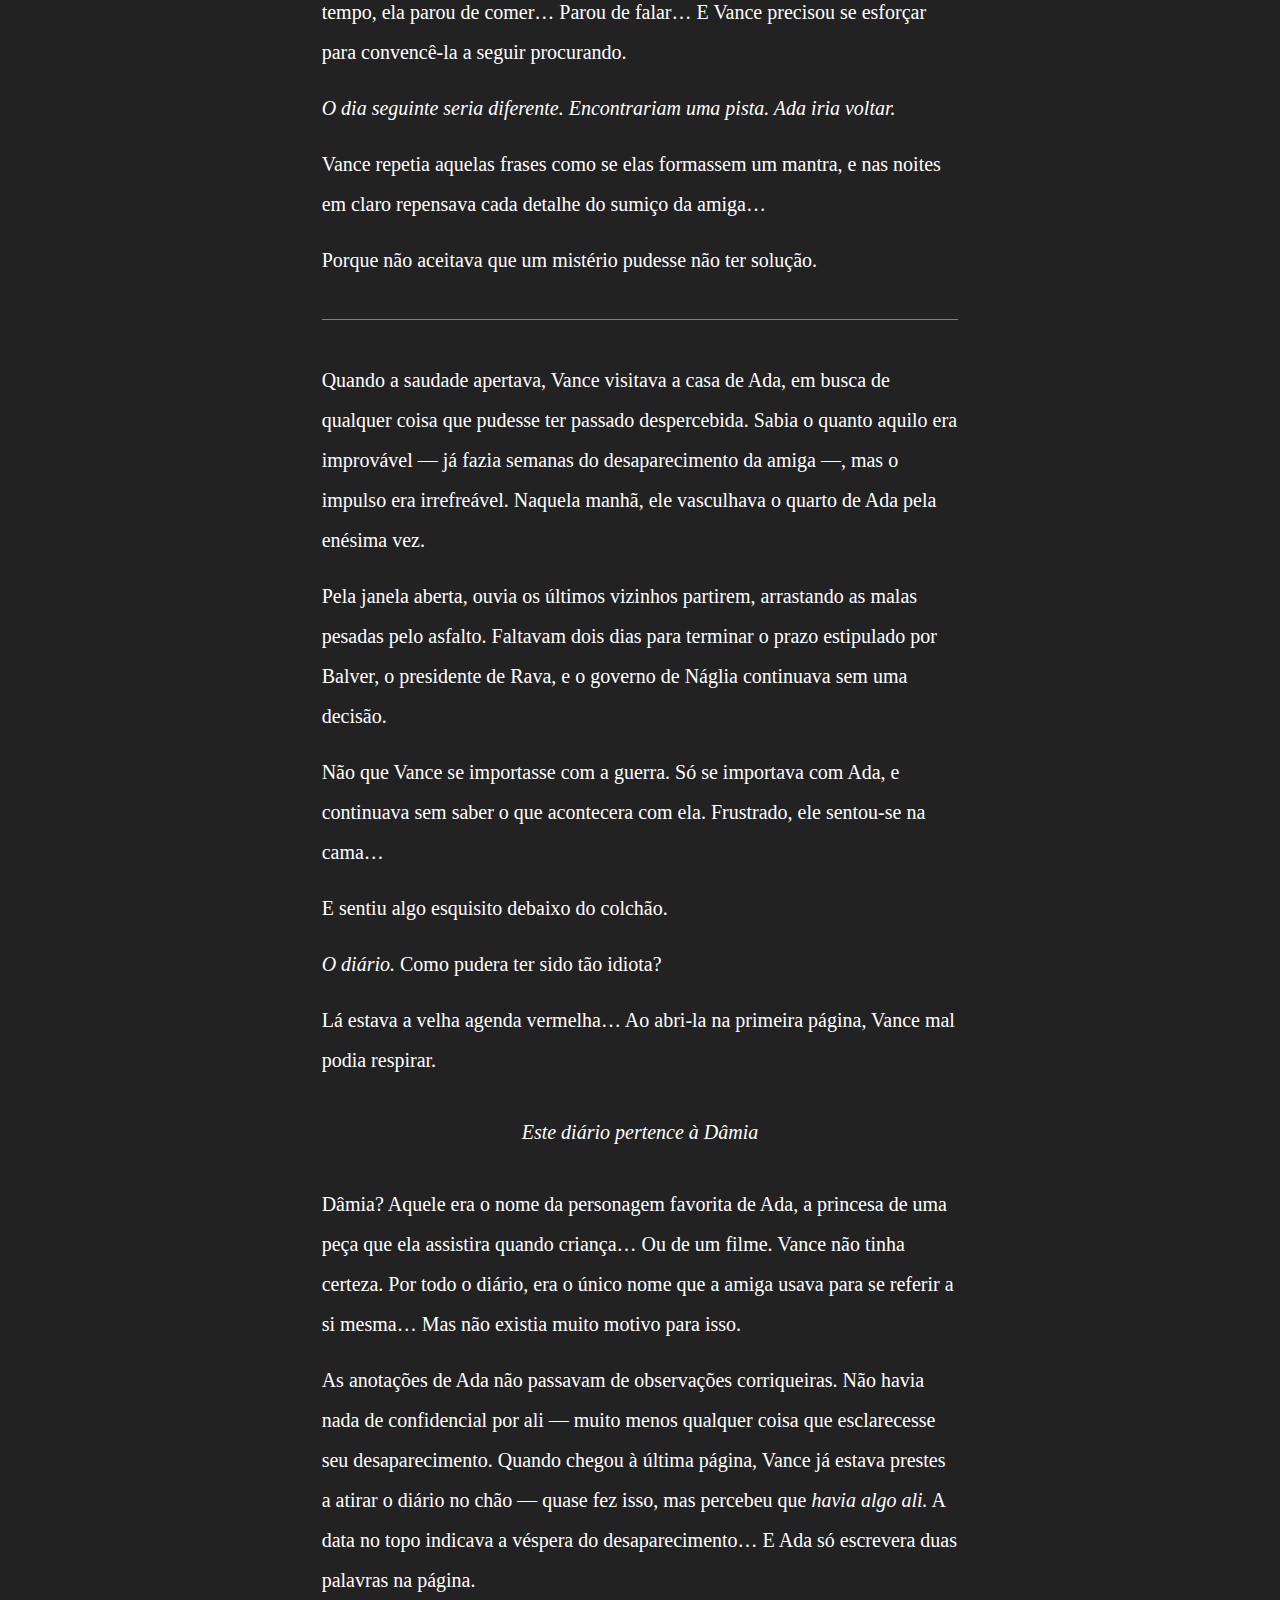
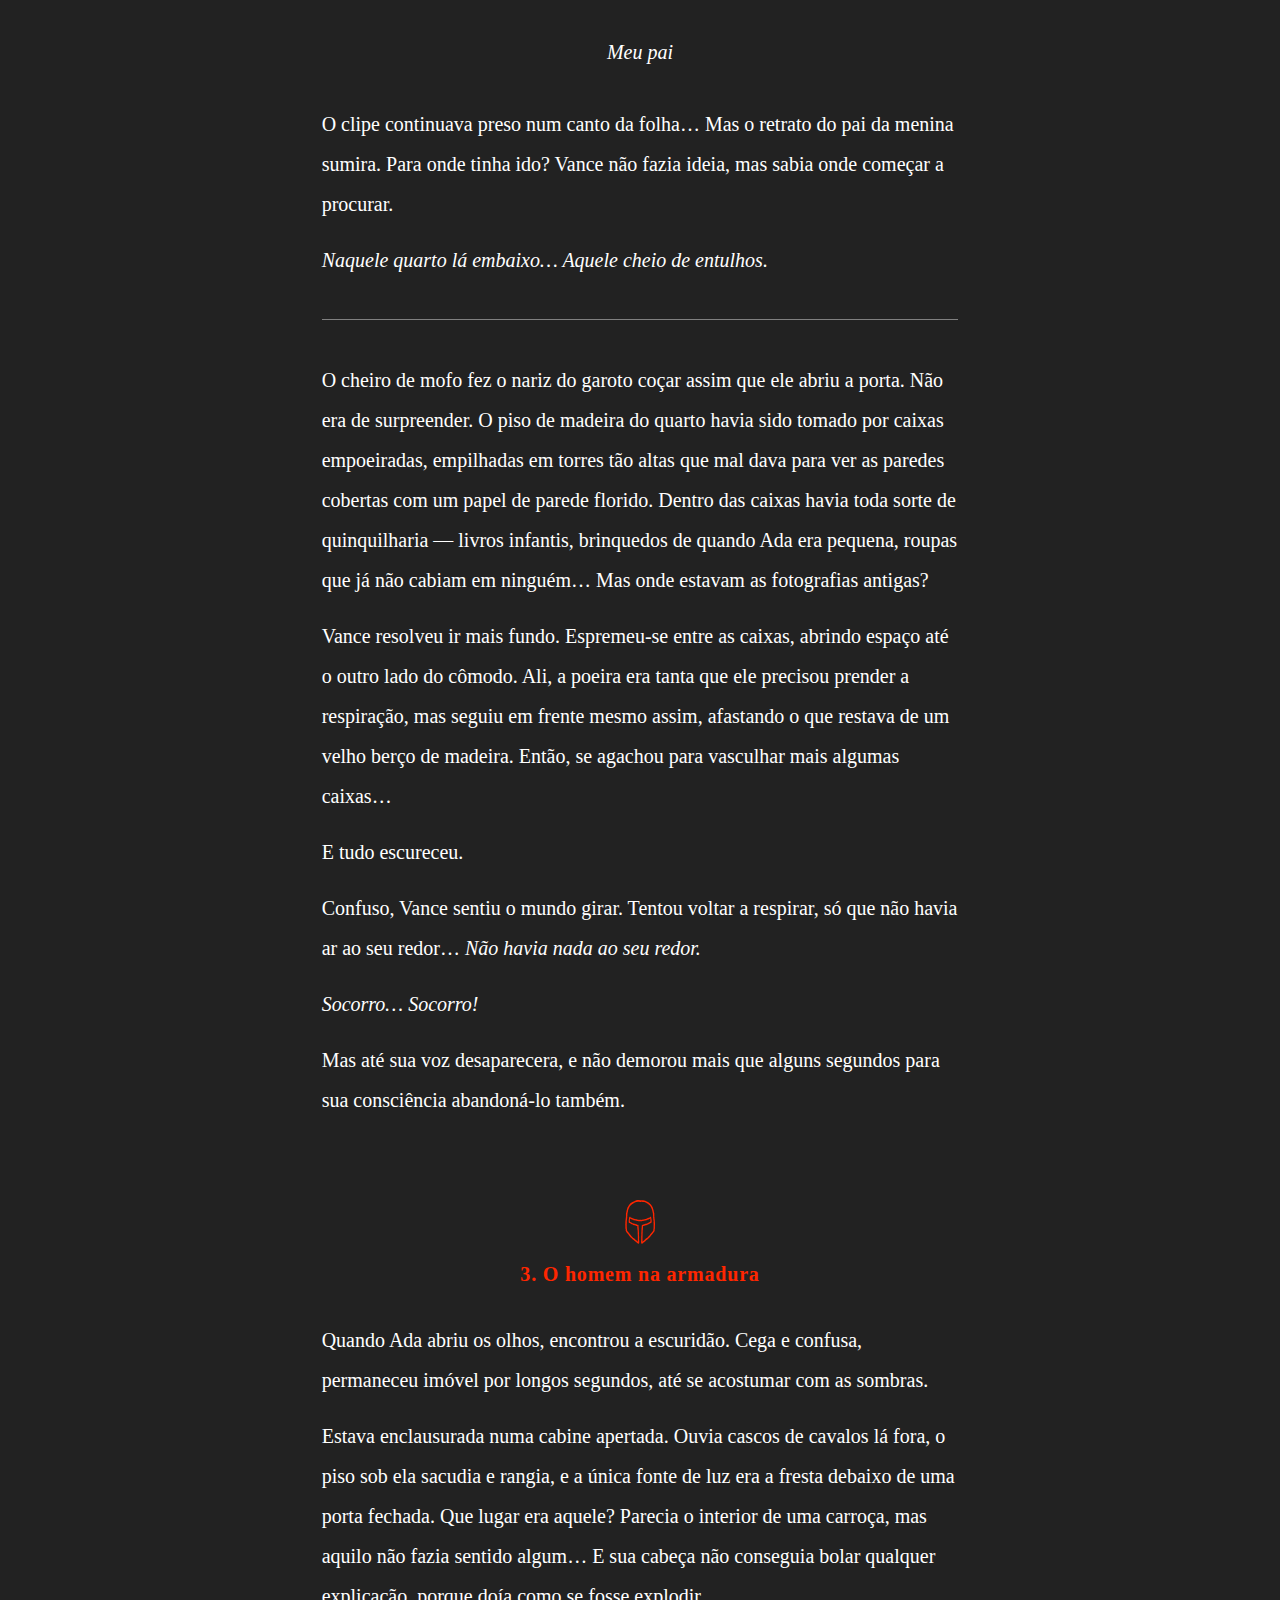
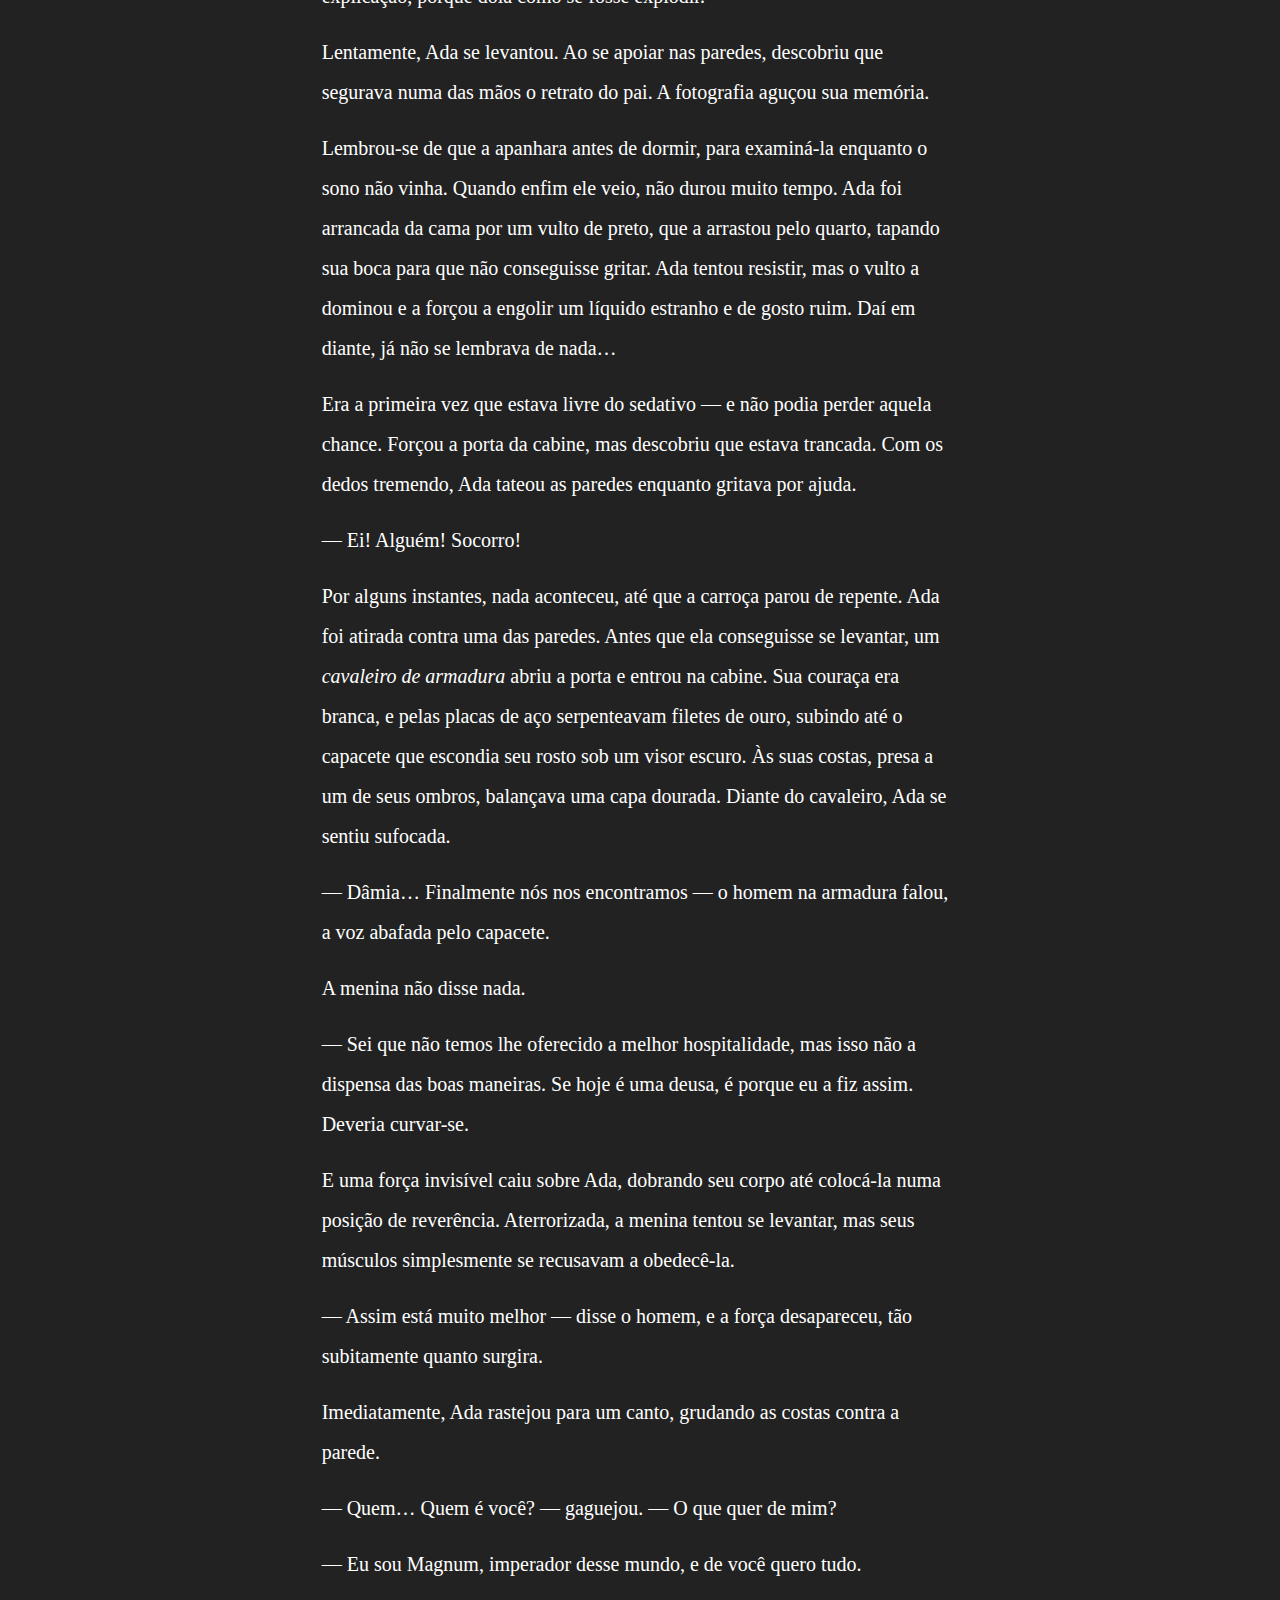
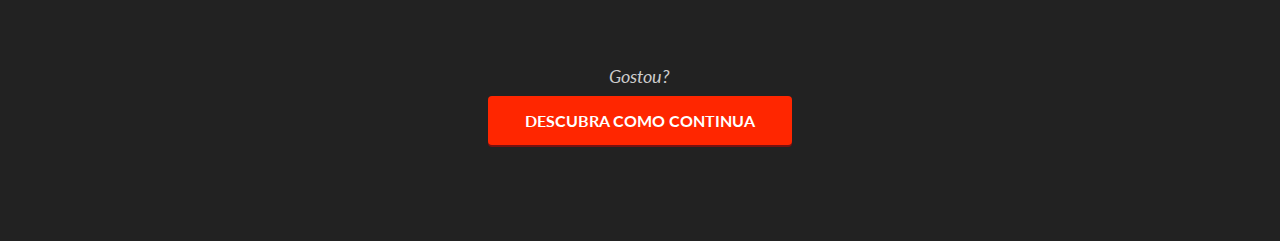
<file: previa.html>
<!doctype html>
<html class="no-js" lang="pt-br">
  <head>
    <link href='https://fonts.googleapis.com/css?family=Andada|Lato:400,900,400italic,700' rel='stylesheet' type='text/css'>
    <meta charset="utf-8" />
    <!-- description -->
    <meta name="description" content="Leia os primeiros capítulos de O Diário Rubro, uma história sobre universos paralelos inspirada em Final Fantasy X, Fronteiras do Universo e Lost.">
    <meta http-equiv="x-ua-compatible" content="ie=edge">
    <meta name="viewport" content="width=device-width, initial-scale=1.0" />
    <!-- OG de compartilhamento -->
    <meta property='og:title' content='O Diário Rubro' />
    <meta property='og:description' content='Segredos entre mundos num livro de fantasia diferente. O Diário Rubro é uma história sobre universos paralelos inspirada em Final Fantasy X, Fronteiras do Universo e Lost.' />
    <meta property='og:url' content='http://odiariorubro.com/' />
    <meta property='og:image' content='http://odiariorubro.com/img/odr-og-image.png'/>
    <meta property='og:type' content='website' />
    <meta property='og:site_name' content='O Diário Rubro' />
    <meta name="twitter:card" content="summary" />
    <title>O Diário Rubro - Prévia</title>
    <!-- CSS -->
    <link rel="stylesheet" href="css/foundation.css" />
    <link rel="stylesheet" href="css/flickity.css" media="screen">
    <link rel="stylesheet" href="css/odr.css" />
    <!-- Favicon -->
    <link rel="icon" href="favicon-16.png" sizes="16x16">
    <link rel="icon" href="favicon-32.png" sizes="32x32">
    <link rel="icon" href="favicon-48.png" sizes="48x48">
    <link rel="icon" href="favicon-64.png" sizes="64x64">
    <link rel="icon" href="favicon-128.png" sizes="128x128">
    <!-- iPad iOS7+ com Retina Display -->
    <link rel="apple-touch-icon" sizes="152x152" href="apple-touch-icon-152x152.png">
    <!-- iPhone iOS7+ com Retina Display -->
    <link rel="apple-touch-icon" sizes="120x120" href="apple-touch-icon-120x120.png">
    <!-- iPad iOS7+ sem retina display e iPad Mini-->
    <link rel="apple-touch-icon" sizes="76x76" href="apple-touch-icon-76x76.png">
    <!-- iPhone iOS7-, iPod Touch e Android 2.2+  -->
    <link rel="apple-touch-icon" href="apple-touch-icon.png">
    <!-- Google Analytics -->
    <script>
      (function(i,s,o,g,r,a,m){i['GoogleAnalyticsObject']=r;i[r]=i[r]||function(){
      (i[r].q=i[r].q||[]).push(arguments)},i[r].l=1*new Date();a=s.createElement(o),
      m=s.getElementsByTagName(o)[0];a.async=1;a.src=g;m.parentNode.insertBefore(a,m)
      })(window,document,'script','https://www.google-analytics.com/analytics.js','ga');

      ga('create', 'UA-78526399-1', 'auto');
      ga('send', 'pageview');
    </script>
  </head>
  <body>

    <!--NAVEGAÇÃO-->
    <div class="header">
      <div class="">
        <a href="index.html">
          <img class="header-logo centered" src="img/logo-horizontal.svg" alt="logo O Diário Rubro">
        </a>
      </div>
    </div>

    <!--INTRODUÇÃO-->
    <div class="row padding-top-page section">
      <div class="small-12 small-centered medium-8 columns">
        <h4 class="text-center">Três capítulos para você se perder em novos mundos. <br class="hide-for-small-only"><strong>Boa viagem! ;)</strong></h4>
      </div>
    </div>

    <!--CAPÍTULOS-->
    <div class="row">
      <div class="small-12 medium-8 medium-centered large-8 columns section">

        <!--CAPÍTULO 1-->
        <div class="section">
          <img class="chapter-icon centered margin-small" src="img/Capitulo1.svg" alt="Capítulo 1 (microfone)">
          <h2 class="text-center margin-large">1. O discurso</h2>
          <p class="book-preview">A pedrinha chutada pelo rapaz rolou pelo asfalto, quicando.</p>
          <p class="book-preview">— Vance, melhor sair da rua. Vai acabar atropelado — disse a jovem que caminhava ao seu lado.</p>
          <p class="book-preview">Ele riu.</p>
          <p class="book-preview">— Até que não seria má ideia — respondeu. — Melhor do que morrer de fome ou ser feito em pedaços por uma bomba.</p>
          <p class="book-preview">— Falo sério.</p>
          <p class="book-preview">— Eu também. — E Vance chutou de novo a pedrinha.</p>
          <p class="book-preview">Dessa vez, ela ricocheteou no meio-fio e acabou atolada numa poça. Na água suja, ele enxergou seu reflexo: cabelos e olhos escuros, sobrancelhas arqueadas, meio cobertas pela franja bagunçada. Analisou as bochechas, mais cavadas do que o usual. Estava magro. Naqueles tempos, quem é que não estava?</p>
          <p class="book-preview">— Ainda assim, será difícil encontrar um carro disposto a tirar minha vida — Vance continuou, erguendo os olhos para a rua vazia, depois para os edifícios abandonados, com portas e janelas cobertas por tábuas. — Olhe para esse lugar, Ada. É a capital de Náglia… Mas parece uma cidade fantasma.</p>
          <p class="book-preview">— Pode ser, mas se morrer agora não verá o que tenho para lhe mostrar — rebateu a menina.</p>
          <p class="book-preview">Vance voltou-se para ela. Sequer o cenário deprimente podia privá-la do brilho que parecia sempre emanar, com sua pele clara e vibrantes cabelos vermelhos. Ela lembrava luz e fogo. Menos nos olhos. Com um penetrante tom de mel, eram duas ilhas naquele mar de fulgor.</p>
          <p class="book-preview">— Como assim?</p>
          <p class="book-preview">— Venha e descubra por si mesmo. A menos, é claro, que prefira seu plano original.</p>
          <p class="book-preview">— Eu posso ser atropelado amanhã. — Ele sorriu.</p>
          <p class="book-preview">Os dois viraram numa esquina. Aí, aconteceu.</p>
          <p class="book-preview">Primeiro, um zumbido baixo e confuso, mas que rapidamente cresceu, agudo e ensurdecedor. Sua fonte surgiu das nuvens cinzentas, antes tão longe que mais parecia um pássaro negro, para em seguida baixar e rasar sobre a cidade. <i>Um avião de guerra.</i></p>
          <p class="book-preview">O avião passou raspando nos prédios, balançando suas antenas com rajadas de vento, perto o suficiente para deixar à mostra as metralhadoras presas às asas. Vance abraçou Ada, apertando-a contra o corpo enquanto fulminava a aeronave com os olhos.</p>
          <p class="book-preview">Quando o avião desapareceu no horizonte, Vance não se conteve.</p>
          <p class="book-preview">— Guarde seu maldito espetáculo para você, Balver!</p>
          <p class="book-preview">— Acalme-se, Vance! — Ada tentou. — Isso acontece quase todo dia. Os aviões de Rava só passam e pronto.</p>
          <p class="book-preview">— E é isso que odeio. Querem nos humilhar, nos amedrontar, mostrar o quanto somos indefesos!</p>
          <p class="book-preview">— Tudo bem. Não importa, tão logo não caiamos nesses truques baratos.</p>
          <p class="book-preview">— Como consegue ficar tão tranquila?</p>
          <p class="book-preview">— Sempre haverá motivos para sorrir. Esqueça os aviões, o presidente Balver e apresse o passo. Quero lhe mostrar um desses motivos.</p>
          <div class="division-book"></div>
          <p class="book-preview">Ada morava numa casinha simpática no final da rua. Não que fosse muito bonita nem nada, mas estava bem cuidada apesar dos tempos difíceis, e por isso destacava-se fácil entre as outras casas do bairro, quase todas abandonadas. Assim que entraram, a menina disparou até seu quarto. Quando Vance a alcançou, ela puxava uma grossa agenda vermelha de debaixo do colchão.</p>
          <p class="book-preview">— É essa a surpresa? Finalmente lerei seu diário? — ele brincou.</p>
          <p class="book-preview">— Ninguém nunca fará isso! Mas guardei aqui o que achei.</p>
          <p class="book-preview">Ada folheou as páginas até encontrar um retrato e o estendeu ao amigo. Vance não conhecia o jovem sorrindo na foto, mas não precisou perguntar quem era. Seu olhar era penetrante e sereno… Como o da filha.</p>
          <p class="book-preview">— É seu…</p>
          <p class="book-preview">— Pai — Ada completou, virando a foto para revelar um nome.</p>
          <p class="book-preview text-center book-center"><i>Ivo Vilis</i></p>
          <p class="book-preview">— Onde encontrou isso?</p>
          <p class="book-preview">— Naquele quarto lá embaixo… Aquele que vive cheio de entulhos. Minha mãe deve ter escondido outros retratos por lá.</p>
          <p class="book-preview">— Eu imagino o motivo.</p>
          <p class="book-preview">A expressão de Ada ficou estranha.</p>
          <p class="book-preview">— Como assim?</p>
          <p class="book-preview">Vance se arrependeu das palavras. Poucas coisas tiravam a amiga do sério, mas questionar o passado do pai era uma delas.</p>
          <p class="book-preview">— Ele desapareceu alguns meses antes de você nascer, não foi? As lembranças devem ser dolorosas.</p>
          <p class="book-preview">— Talvez… — A irritação da amiga secou. — Minha avó dizia que ele passava tempo demais longe de casa, sem nunca explicar o porquê. Você acha mesmo que ele…</p>
          <p class="book-preview">— Ada — Vance a interrompeu. —, se tem alguma coisa que eu acho é que não vale a pena se torturar com esse tipo de coisa. <i>Eu sei como é.</i></p>
          <p class="book-preview">Sabia sim. Bem demais.</p>
          <p class="book-preview">Foi a vez dela se retratar.</p>
          <p class="book-preview">— Eu… Desculpe-me, Vance.</p>
          <p class="book-preview">O garoto balançou a cabeça.</p>
          <p class="book-preview">— Só aceito as desculpas se me deixar ler seu diário.</p>
          <p class="book-preview">— Então viverei para sempre em débito — ela respondeu.</p>
          <p class="book-preview">E os dois acabaram rindo.</p>
          <div class="division-book"></div>
          <p class="book-preview">Vance sempre almoçava na casa de Ada. Às vezes, se sentia mal por isso — não queria ser um estorvo quando tantas famílias lutavam para alimentar seus filhos —, mas também sabia que morreria de fome se fosse depender da minúscula pensão que recebia do governo.</p>
          <p class="book-preview">— Juro, é impossível tirar qualquer coisa apetitosa dessas rações insossas que restaram nas prateleiras dos mercados… — lamentou a mãe de Ada. Seu nome era Ágata, e ela tinha os mesmos cabelos ruivos e nariz arrebitado da filha. — Aqui está — ela disse, servindo a sopa que preparara aos garotos. — Ficaria muito melhor quente, mas com o corte do gás…</p>
          <p class="book-preview">Naquele instante, a luzinha vermelha da tevê sobre a geladeira acendeu.</p>
          <p class="book-preview">— A eletricidade voltou? — Ada perguntou, confusa.</p>
          <p class="book-preview">— Tão cedo? Ainda falta muito para anoitecer.</p>
          <p class="book-preview">— Deve ser algo especial. — Ada ligou o aparelho.</p>
          <p class="book-preview">Por alguns segundos, não viram nada além de estática. Então, aos poucos, os chuviscos se dispersaram e revelaram um repórter.</p>
          <p class="book-preview">— Boa tarde — ele disse, visivelmente apreensivo. — A rede elétrica de Náglia foi restabelecida para transmitirmos um discurso feito há pouco pelo presidente de Rava, Bartus Balver, sobre a declaração de…</p>
          <p class="book-preview">O chiado da televisão cresceu e a imagem sumiu, girando caoticamente.</p>
          <p class="book-preview">— Droga de sucata. — Ada deu um tapa na tevê.</p>
          <p class="book-preview">A imagem voltou, mas o repórter havia sumido. Em seu lugar, uma multidão se amontoava diante de um palanque. Um homem surgia no tablado… As pessoas aplaudiam… Aquele era Bartus Balver.</p>
          <p class="book-preview">O presidente de Rava tinha um aspecto frio. Seus olhos claros, seus cabelos claros, seu terno claro… Tudo nele parecia gelado — e, como o inverno, seu semblante era rígido. Quando ele se aproximou do microfone, a plateia se aquietou imediatamente. Então, Bartus Balver começou seu discurso.</p>
          <p class="book-preview">— Caros irmãos de Rava. Hoje finalmente tomaremos as rédeas do destino e salvaremos o mundo. Sempre lutamos para levar o progresso aos confins do planeta, mas nossa missão requer muito mais do que determinação. Precisamos de ferro… Muito mais ferro do que nossa terra pode nos fornecer. Nossos aliados não suprem nossa demanda e nossos inimigos resistem a qualquer negociação. Acuados ao sul, num território que uma vez já foi nosso, o país de Náglia esconde as mais valiosas jazidas. Tentamos libertá-las pacificamente, mas só nos resta tomá-las à força de suas mãos avarentas. Irmãos de Rava… EU DECLARO GUERRA A NÁGLIA!</p>
          <p class="book-preview">A multidão enlouqueceu.</p>
          <p class="book-preview">Por alguns instantes, o presidente Balver apenas assistiu ao entusiasmo do seu povo, até erguer a mão e instaurar o silêncio outra vez.</p>
          <p class="book-preview">— Nós, contudo, não agiremos como feras. Antes de acionarmos o exército, daremos um mês para Náglia. — Balver fez o número um com os dedos. — Um mês para que se rendam em paz. Um mês para que evitem milhares de mortes. Vamos torcer para que sejam sensatos.</p>
          <p class="book-preview">A eletricidade foi cortada. A televisão se apagou. Vance manteve os olhos na tela escura, estupefato.</p>
          <div class="division-book"></div>
          <p class="book-preview">Chovia forte naquela noite, como se os próprios céus lamentassem por Náglia. Vance não conseguia dormir. A água que batia contra a janela o incomodava. O velho colchão parecia ainda mais desconfortável. Tudo conspirava para mantê-lo desperto, remoendo aquele impasse: o que aconteceria? O governo aceitaria a derrota e entregaria o país? Ou resistiria, apesar de saber que a vitória era impossível?</p>
          <p class="book-preview">Lá pelo fim da madrugada, quando os primeiros raios de sol clareavam o céu nebuloso, batidas na porta surpreenderam o garoto.</p>
          <p class="book-preview"><i>Algo aconteceu. Algo ruim.</i></p>
          <p class="book-preview">Deu de cara com Ágata. A mãe de Ada tinha os olhos inchados e as roupas completamente encharcadas.</p>
          <p class="book-preview">— Socorro, Vance! — Ela o segurou pelos ombros. — A Ada desapareceu!</p>
        </div>

        <!--CAPÍTULO 2-->
        <div class="section">
          <img class="chapter-icon centered margin-small" src="img/Capitulo2.svg" alt="Capítulo 2 (diário)">
          <h2 class="text-center margin-large">2. A garota perdida</h2>
          <p class="book-preview"><i>Adolescente de dezesseis anos foge assustada pelo anúncio da guerra.</i></p>
          <p class="book-preview">Com essas palavras o inspetor da polícia descreveu o desaparecimento de Ada, e a investigação parou por aí. É claro que Vance não acreditou.</p>
          <p class="book-preview">Conhecia a amiga desde criança — Ada nunca iria fugir, especialmente sozinha, sem deixar um bilhete e sem levar nada consigo. Ela não tinha fugido… Tinha sido <i>levada.</i></p>
          <p class="book-preview">Mas por quem? E por quê?</p>
          <p class="book-preview">Vance e Ágata vasculharam a cidade à procura de Ada, mas ninguém sabia de coisa nenhuma — e ninguém parecia disposto a ajudar, com a nuvem negra da guerra pairando sobre o país. Temendo as bombas de Rava, a cada dia mais gente abandonava a capital, e o desaparecimento de uma jovem qualquer não poderia ser mais insignificante.</p>
          <p class="book-preview">Com o fracasso nas buscas, Ágata logo perdeu as esperanças. Por algum tempo, ela parou de comer… Parou de falar… E Vance precisou se esforçar para convencê-la a seguir procurando.</p>
          <p class="book-preview"><i>O dia seguinte seria diferente. Encontrariam uma pista. Ada iria voltar.</i></p>
          <p class="book-preview">Vance repetia aquelas frases como se elas formassem um mantra, e nas noites em claro repensava cada detalhe do sumiço da amiga…</p>
          <p class="book-preview">Porque não aceitava que um mistério pudesse não ter solução.</p>
          <div class="division-book"></div>
          <p class="book-preview">Quando a saudade apertava, Vance visitava a casa de Ada, em busca de qualquer coisa que pudesse ter passado despercebida. Sabia o quanto aquilo era improvável — já fazia semanas do desaparecimento da amiga —, mas o impulso era irrefreável. Naquela manhã, ele vasculhava o quarto de Ada pela enésima vez.</p>
          <p class="book-preview">Pela janela aberta, ouvia os últimos vizinhos partirem, arrastando as malas pesadas pelo asfalto. Faltavam dois dias para terminar o prazo estipulado por Balver, o presidente de Rava, e o governo de Náglia continuava sem uma decisão.</p>
          <p class="book-preview">Não que Vance se importasse com a guerra. Só se importava com Ada, e continuava sem saber o que acontecera com ela. Frustrado, ele sentou-se na cama…</p>
          <p class="book-preview">E sentiu algo esquisito debaixo do colchão.</p>
          <p class="book-preview"><i>O diário.</i> Como pudera ter sido tão idiota?</p>
          <p class="book-preview">Lá estava a velha agenda vermelha… Ao abri-la na primeira página, Vance mal podia respirar.</p>
          <p class="book-preview text-center book-center"><i>Este diário pertence à Dâmia</i></p>
          <p class="book-preview">Dâmia? Aquele era o nome da personagem favorita de Ada, a princesa de uma peça que ela assistira quando criança… Ou de um filme. Vance não tinha certeza. Por todo o diário, era o único nome que a amiga usava para se referir a si mesma… Mas não existia muito motivo para isso.</p>
          <p class="book-preview">As anotações de Ada não passavam de observações corriqueiras. Não havia nada de confidencial por ali — muito menos qualquer coisa que esclarecesse seu desaparecimento. Quando chegou à última página, Vance já estava prestes a atirar o diário no chão — quase fez isso, mas percebeu que <i>havia algo ali.</i> A data no topo indicava a véspera do desaparecimento… E Ada só escrevera duas palavras na página.</p>
          <p class="book-preview text-center book-center"><i>Meu pai</i></p>
          <p class="book-preview">O clipe continuava preso num canto da folha… Mas o retrato do pai da menina sumira. Para onde tinha ido? Vance não fazia ideia, mas sabia onde começar a procurar.</p>
          <p class="book-preview"><i>Naquele quarto lá embaixo… Aquele cheio de entulhos.</i></p>
          <div class="division-book"></div>
          <p class="book-preview">O cheiro de mofo fez o nariz do garoto coçar assim que ele abriu a porta. Não era de surpreender. O piso de madeira do quarto havia sido tomado por caixas empoeiradas, empilhadas em torres tão altas que mal dava para ver as paredes cobertas com um papel de parede florido. Dentro das caixas havia toda sorte de quinquilharia — livros infantis, brinquedos de quando Ada era pequena, roupas que já não cabiam em ninguém… Mas onde estavam as fotografias antigas?</p>
          <p class="book-preview">Vance resolveu ir mais fundo. Espremeu-se entre as caixas, abrindo espaço até o outro lado do cômodo. Ali, a poeira era tanta que ele precisou prender a respiração, mas seguiu em frente mesmo assim, afastando o que restava de um velho berço de madeira. Então, se agachou para vasculhar mais algumas caixas…</p>
          <p class="book-preview">E tudo escureceu.</p>
          <p class="book-preview">Confuso, Vance sentiu o mundo girar. Tentou voltar a respirar, só que não havia ar ao seu redor… <i>Não havia nada ao seu redor.</i></p>
          <p class="book-preview"><i>Socorro… Socorro!</i></p>
          <p class="book-preview">Mas até sua voz desaparecera, e não demorou mais que alguns segundos para sua consciência abandoná-lo também.</p>
        </div>

        <!--CAPÍTULO 3-->
        <div>
          <img class="chapter-icon centered margin-small" src="img/Capitulo3.svg" alt="Capítulo 3 (capacete)">
          <h2 class="text-center margin-large">3. O homem na armadura</h2>
          <p class="book-preview">Quando Ada abriu os olhos, encontrou a escuridão. Cega e confusa, permaneceu imóvel por longos segundos, até se acostumar com as sombras.</p>
          <p class="book-preview">Estava enclausurada numa cabine apertada. Ouvia cascos de cavalos lá fora, o piso sob ela sacudia e rangia, e a única fonte de luz era a fresta debaixo de uma porta fechada. Que lugar era aquele? Parecia o interior de uma carroça, mas aquilo não fazia sentido algum… E sua cabeça não conseguia bolar qualquer explicação, porque doía como se fosse explodir.</p>
          <p class="book-preview">Lentamente, Ada se levantou. Ao se apoiar nas paredes, descobriu que segurava numa das mãos o retrato do pai. A fotografia aguçou sua memória.</p>
          <p class="book-preview">Lembrou-se de que a apanhara antes de dormir, para examiná-la enquanto o sono não vinha. Quando enfim ele veio, não durou muito tempo. Ada foi arrancada da cama por um vulto de preto, que a arrastou pelo quarto, tapando sua boca para que não conseguisse gritar. Ada tentou resistir, mas o vulto a dominou e a forçou a engolir um líquido estranho e de gosto ruim. Daí em diante, já não se lembrava de nada…</p>
          <p class="book-preview">Era a primeira vez que estava livre do sedativo — e não podia perder aquela chance. Forçou a porta da cabine, mas descobriu que estava trancada. Com os dedos tremendo, Ada tateou as paredes enquanto gritava por ajuda.</p>
          <p class="book-preview">— Ei! Alguém! Socorro!</p>
          <p class="book-preview">Por alguns instantes, nada aconteceu, até que a carroça parou de repente. Ada foi atirada contra uma das paredes. Antes que ela conseguisse se levantar, um <i>cavaleiro de armadura</i> abriu a porta e entrou na cabine. Sua couraça era branca, e pelas placas de aço serpenteavam filetes de ouro, subindo até o capacete que escondia seu rosto sob um visor escuro. Às suas costas, presa a um de seus ombros, balançava uma capa dourada. Diante do cavaleiro, Ada se sentiu sufocada.</p>
          <p class="book-preview">— Dâmia… Finalmente nós nos encontramos — o homem na armadura falou, a voz abafada pelo capacete.</p>
          <p class="book-preview">A menina não disse nada.</p>
          <p class="book-preview">— Sei que não temos lhe oferecido a melhor hospitalidade, mas isso não a dispensa das boas maneiras. Se hoje é uma deusa, é porque eu a fiz assim. Deveria curvar-se.</p>
          <p class="book-preview">E uma força invisível caiu sobre Ada, dobrando seu corpo até colocá-la numa posição de reverência. Aterrorizada, a menina tentou se levantar, mas seus músculos simplesmente se recusavam a obedecê-la.</p>
          <p class="book-preview">— Assim está muito melhor — disse o homem, e a força desapareceu, tão subitamente quanto surgira.</p>
          <p class="book-preview">Imediatamente, Ada rastejou para um canto, grudando as costas contra a parede.</p>
          <p class="book-preview">— Quem… Quem é você? — gaguejou. — O que quer de mim?</p>
          <p class="book-preview">— Eu sou Magnum, imperador desse mundo, e de você quero tudo.</p>
        </div>

      
      </div>
    </div>
   
    <!--FLUXO-->
    <div class="row">
      <div class="small-12 medium-6 medium-centered large-4 columns">
        <h4 class="text-center">Gostou?</h4>
        <a class="button margin-medium centered margin-xxx-large" href="index#Compra">DESCUBRA COMO CONTINUA</a>
      </div>
    </div>

    <script src="js/vendor/jquery.min.js"></script>
    <script src="js/vendor/what-input.min.js"></script>
    <script src="js/foundation.min.js"></script>
    <script src="js/app.js"></script>
    <script src="js/flickity.pkgd.min.js"></script>
    <!--scroll script-->
    <script>
  $(function() {
    $('a[href*="#"]:not([href="#"])').click(function() {
      if (location.pathname.replace(/^\//,'') == this.pathname.replace(/^\//,'') && location.hostname == this.hostname) {
        var target = $(this.hash);
        target = target.length ? target : $('[name=' + this.hash.slice(1) +']');
        if (target.length) {
          $('html, body').animate({
            scrollTop: target.offset().top
          }, 1000);
          return false;
        }
      }
    });
  });
  </script>

  </body>
</html>
</file>
<file: css/odr.css>
body {
    background-color: #222222;
}

::selection {
  background: #ffb7b7; /* WebKit/Blink Browsers */
}

.section {
    margin-bottom: 3.5rem;
}

.margin-right-small {
	margin-right: 0.5rem;
}

.margin-small {
	margin-bottom: 1rem;
}

.margin-medium {
	margin-bottom: 1.5rem;
}

.margin-large {
	margin-bottom: 2rem;
}

.margin-xxx-large {
	margin-bottom: 6rem;
	}

.centered {
	display: block;
	margin-left: auto;
	margin-right: auto;
}

.button-wrapper {
	text-align: center;
}

.button {
	color: white;
	font-family: 'Lato', sans-serif;
	font-weight: 700;
	font-size: 1rem;
	line-height: 1.25rem;
	background: #FF2600;
	box-shadow: 0rem 0.125rem 0rem 0rem rgba(204,0,0,0.50);
	border-radius: 0.25rem;
	cursor: pointer;
}

.button-full {
	width: 100%;
}

.hero-image {
	background-color: #220500;
	background-image: url('../img/hero_image.png'), linear-gradient(115deg, #640D00 0%, #220500 58%);
	background-repeat: no-repeat;
    background-size: cover;
	padding-top: 2rem;
	padding-bottom: 2rem;
	-webkit-background-size: cover;
    -moz-background-size: cover;
    -o-background-size: cover;
    border-bottom: #FF2600 1px solid;
}

.chapter-icon {
	height: 2.75rem;
	width: auto;
}

.book-preview {
	font-family: 'Andada', serif;
}

.book-center {
	padding-top: 1rem;
	padding-bottom: 1rem;
	
}

.image-size {
	width: 100%;
}

h1 {
	color: #FF2600;
	font-family: 'Lato', sans-serif;
	font-size: 2rem;
	line-height: 2.5rem;
	font-weight: 900;
	letter-spacing: -0.2px;
	margin-bottom: 1rem;
}

h2 {
	color: #FF2600;
	font-family: 'Andada', serif;
	font-weight: 600;
	font-size: 1.25rem;
	letter-spacing: 0.05rem;
}

h3 {
	color: white;
	font-family: 'Andada', serif;
	font-size: 1rem;
}

h4 {
	color: #CCCCCC;
	font-family: 'Lato', sans-serif;
	font-size: 1.125rem;
	line-height: 1.5rem;
	font-style: italic;
}

p {
	color: white;
	font-family: 'Lato', sans-serif;
	font-size: 1.125rem;
	line-height: 2rem;
}

a {
	font-family: 'Lato', sans-serif;
	font-weight: 700;
}

.link {
	color: #FF2600;
}

.division {
	border-top: white 1px solid;
	height: 1rem;
}

.division-book {
	border-bottom: gray 1px solid;
	height: 1.5rem;
	margin-bottom: 2.5rem;
}

.quote {
	color: #FF2600;
	font-style: italic;
}

strong {
	font-weight: 900;
}

.author-img {
	width: 100%;
	max-width: 25rem;
}

.dark-container {
	background-color: #000000;
	border-top: #FF2600 1px solid;
	border-bottom: #FF2600 1px solid;
	padding-top: 3.5rem;
	padding-bottom: 3.5rem;
}

.price-tag {
	font-size: 1.25rem;
}

.footer {
	border-bottom: 0px;
}

.social-icon {
	height: 1rem;
	width: auto;
}

.social-button {
	display: inline-block;
}

.padding-top-page {
	padding-top: 5rem;
}

.padding-top-page-large {
	padding-top: 10rem;
}

.padding-left-small {
		padding-left: 0.5rem;
	}

.small.button {
	font-size: 0.85rem;
	line-height: 1rem;
	padding-left: 1rem;
	padding-right: 1rem;
}

.facebook-button {
	background-color: #3b5998;
	box-shadow: 0rem 0.125rem 0rem 0rem rgba(40,60,100,0.50);
}

.facebook-button:hover, .facebook-button:focus {
	background-color: #2d4373;
}

.twitter-button {
	background-color: #00aced;
	box-shadow: 0rem 0.125rem 0rem 0rem rgba(0,132,180,0.50);
}

.twitter-button:hover, .twitter-button:focus {
	background-color: #0084b4;
}

.header {
	padding-top: 1rem;
	padding-bottom: 1rem;
	background-color: #1C1C1C;
	position: fixed;
	width: 100%;
	border-bottom: 1px solid #2D2D2D;
	box-shadow: 0px 2px 4px 0px rgba(17,17,17,0.25);
}

.header-logo {
	height: 1.5rem;
	width: auto;
}

.carousel-cell {
	height: 100%;
}

.flickity-page-dots .dot {
	background: #EEEEEE;
}

.flickity-page-dots .dot.is-selected {
	background: #CCCCCC;
}

.main-gallery {
  height: 15rem;
}




/* Medium and up */
@media screen and (min-width: 40em) {

	.section {
	    margin-bottom: 5rem;
	}

	.dark-container {
		padding-top: 5rem;
		padding-bottom: 5rem;
	}

	h1 {
		font-size: 2.5rem;
		line-height: 3rem;
		letter-spacing: -0.2px;
	}

	h3 {
		font-size: 1.25rem;
	}

	.price-tag {
		font-size: 1.5rem;
	}

	.vertical-center {
	height: 100%;
	display: flex;
	align-items: center;
	}

	.margin-x-large-desktop {
	margin-bottom: 3rem;
	}

	.book-preview {
		font-size: 1.25rem;
		line-height: 2.5rem;
	}

	.round-ink-spot {
		padding-bottom: 2.5rem;
	}

	.main-gallery {
		height: 25rem;
	}

	.carousel-cell {
		border-right: #222222 solid 1px;
		border-left: #222222 solid 1px
	}

}


/* Large and up */
@media screen and (min-width: 64em) {

	.main-gallery {
	  height: 30rem;
	}

}


/* Small only */
@media screen and (max-width: 39.9375em) {

	.e-mail {
		font-size: 1.5rem;
	}


	.hero-image {
	    background-position: center;
	}

	.carousel-cell {
		border-left: 1px solid #222222;
		border-right: 1px solid #222222;
	}

	.flickity-prev-next-button {
		display: none;
	}

}
</file>
